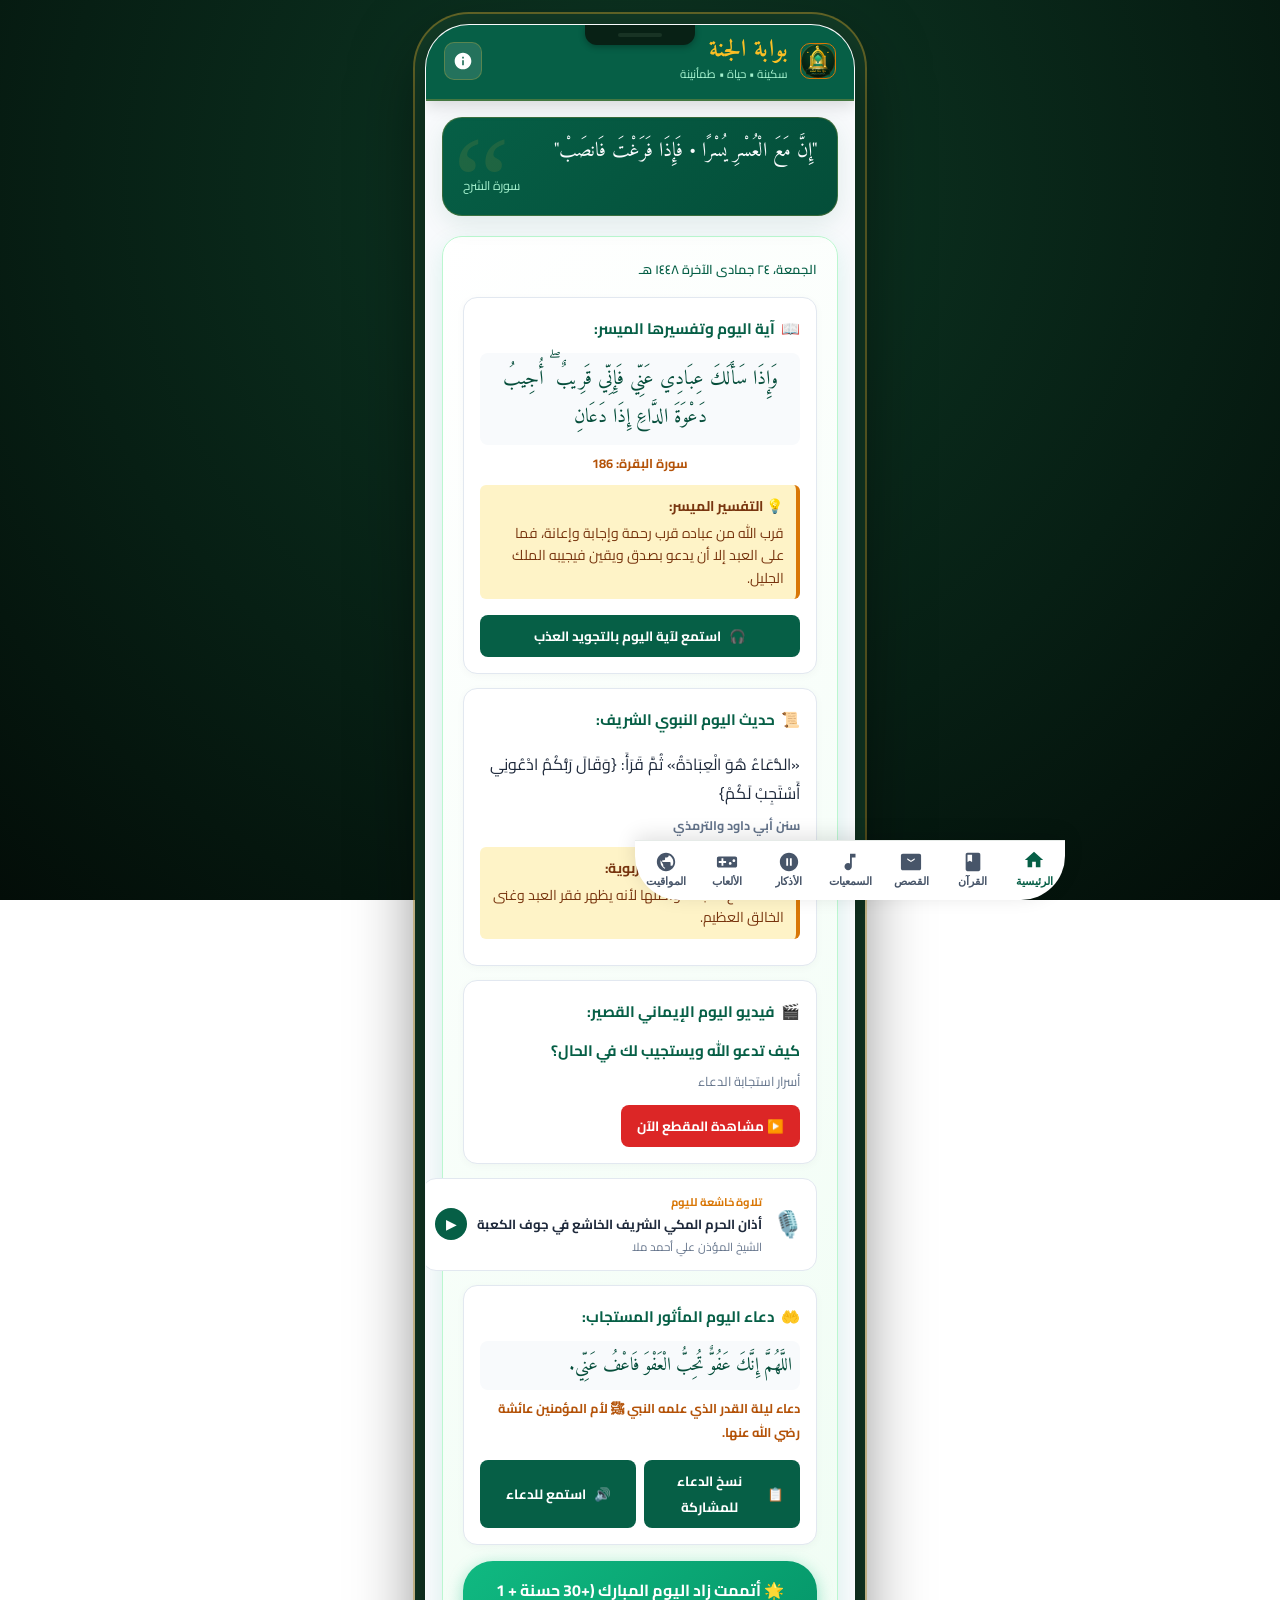
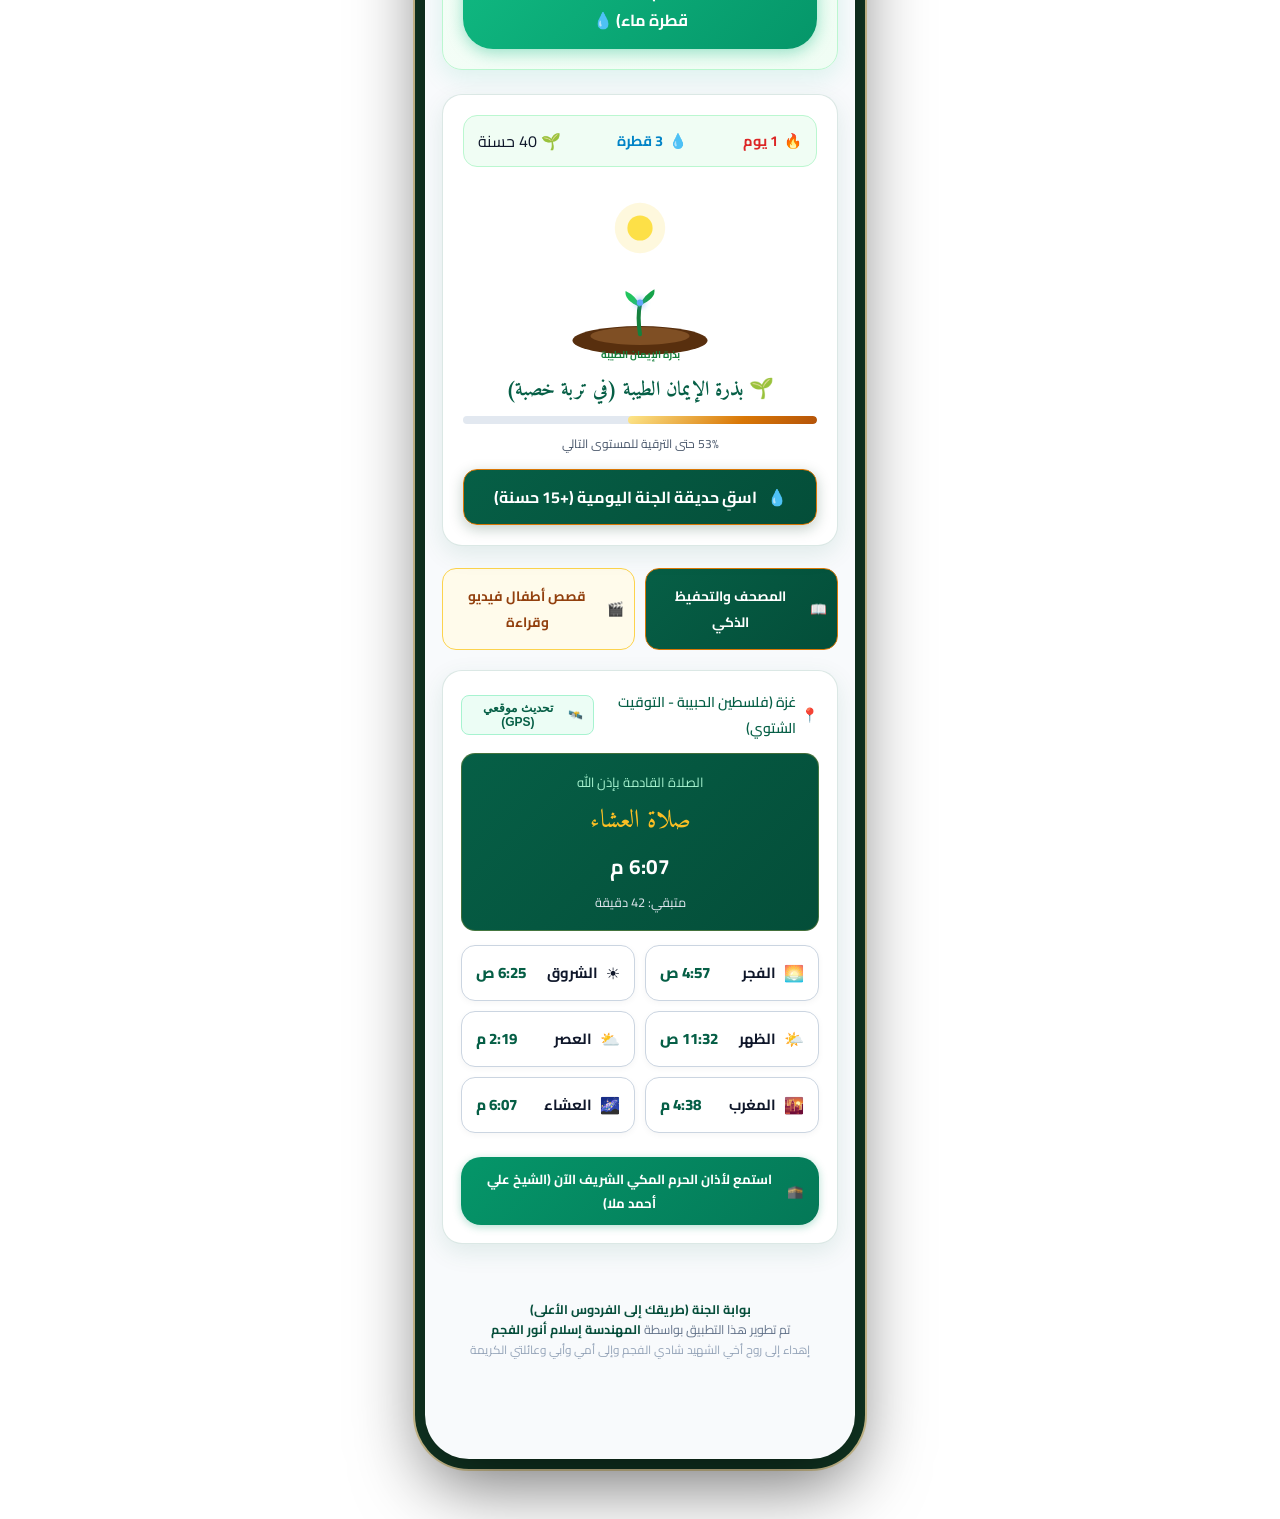
<file: index.html>
<!DOCTYPE html>
<html lang="ar" dir="rtl">
<head>
  <meta charset="UTF-8">
  <meta name="viewport" content="width=device-width, initial-scale=1.0, maximum-scale=1.0, user-scalable=no, viewport-fit=cover">
  <title>بوابة الجنة | طريقك إلى الفردوس الأعلى</title>
  <meta name="description" content="تطبيق إسلامي وثقافي وترفيهي فخم - قرآن كريم، تكرار للتحفيظ، قصص أطفال فيديو وقراءة، أناشيد، ومواقيت صلاة">
  <meta name="theme-color" content="#0B3B24">
  <meta name="apple-mobile-web-app-capable" content="yes">
  <meta name="apple-mobile-web-app-status-bar-style" content="black-translucent">
  <meta name="apple-mobile-web-app-title" content="بوابة الجنة">
  <link rel="icon" type="image/svg+xml" href="./assets/icons/app-icon.svg">
  <link rel="manifest" href="./manifest.json">
  
  <!-- CSS Stylesheets -->
  <link rel="stylesheet" href="./css/style.css">
  <link rel="stylesheet" href="./css/responsive.css">
  <link rel="stylesheet" href="./css/animations.css">
</head>
<body>

  <!-- حاوية إطار شاشة الهاتف الذكي المخصص للجوال والحواسيب -->
  <div class="mobile-app-wrapper" id="app-viewport">
    <div class="mobile-phone-speaker-notch" aria-hidden="true"></div>

  <!-- ===================================================================
       الشريط العلوي (App Header)
  =================================================================== -->
  <header class="app-header">
    <div class="header-brand">
      <img src="./assets/icons/app-icon.svg" alt="شعار بوابة الجنة" class="header-logo-icon">
      <div class="header-title-group">
        <h1 id="top-bar-title">بوابة الجنة</h1>
        <span>سكينة • حياة • طمأنينة</span>
      </div>
    </div>
    <div class="header-actions">
      <button class="btn-header-icon" id="btn-header-about" title="حول التطبيق والتوثيق">
        <svg viewBox="0 0 24 24" width="20" height="20" fill="currentColor">
          <path d="M12 2C6.48 2 2 6.48 2 12s4.48 10 10 10 10-4.48 10-10S17.52 2 12 2zm1 15h-2v-6h2v6zm0-8h-2V7h2v2z"/>
        </svg>
      </button>
    </div>
  </header>

  <!-- ===================================================================
       حاوية الشاشات الرئيسية
  =================================================================== -->
  <main class="app-container">

    <!-- 1. الشاشة الرئيسية (Home Screen) -->
    <section class="app-screen active" id="screen-home">
      <!-- الاقتباس والنفحة اليومية -->
      <div class="daily-quote-card">
        <span class="quote-badge">إشراقة اليوم المباركة</span>
        <div class="quote-body" id="daily-quote-text">"أَلَا بِذِكْرِ اللَّهِ تَطْمَئِنُّ الْقُلُوبُ"</div>
        <div class="quote-source" id="daily-quote-source">سورة الرعد: 28</div>
      </div>

      <!-- نظام التحديث اليومي التلقائي (Dynamic Daily Content Feed) -->
      <div id="dynamic-daily-feed-container"></div>

      <!-- حديقة الفردوس الافتراضية (نظام التحفيز والتفاعل الإيماني اليومي) -->
      <div class="garden-hero-card">
        <div class="garden-stats-bar">
          <div class="streak-pill">
            <span>🔥</span>
            <span id="streak-count-val">1 يوم</span>
          </div>
          <div class="water-pill">
            <span>💧</span>
            <span id="water-drops-val">3 قطرات</span>
          </div>
          <div class="xp-pill">
            <span>🌱</span>
            <span id="garden-xp-val">40 حسنة</span>
          </div>
        </div>

        <div class="garden-visual-stage" id="garden-visual-stage">
          <!-- يتم حقن رسمة الشجرة التفاعلية هنا -->
        </div>

        <div class="garden-level-tag" id="garden-level-name">بذرة الإيمان الطيبة</div>
        <div class="garden-progress-wrapper">
          <div class="garden-progress-bar" id="garden-progress-bar" style="width: 30%;"></div>
        </div>
        <div class="garden-progress-label" id="garden-progress-label">اسقِ حديقتك لتنمو وتزهر في رياض الجنة</div>

        <button class="btn-water-garden" id="btn-water-garden">
          <span>💧</span>
          <span>اسقِ حديقة الجنة اليومية (+15 حسنة)</span>
        </button>

        <!-- أوسمة وشارات الإنجاز -->
        <div class="garden-badges-list" id="garden-badges-list">
          <!-- محقونة برمجياً -->
        </div>
      </div>

      <!-- روابط الوصول السريع لأقسام الصغار والقرآن -->
      <div style="display: grid; grid-template-columns: 1fr 1fr; gap: 10px; margin-bottom: 20px;">
        <button class="btn-kids-action btn-read" data-goto="quran" style="padding: 14px 10px;">
          <span>📖</span>
          <span>المصحف والتحفيظ الذكي</span>
        </button>
        <button class="btn-kids-action btn-watch" data-goto="kids_stories" style="padding: 14px 10px;">
          <span>🎬</span>
          <span>قصص أطفال فيديو وقراءة</span>
        </button>
      </div>

      <!-- بطاقة مواقيت الصلاة السريعة والعد التنازلي -->
      <div class="prayer-summary-card">
        <div class="location-bar">
          <div class="city-pill">
            <span>📍</span>
            <span id="current-city-label">مكة المكرمة</span>
          </div>
          <button class="btn-gps" id="btn-gps-location">
            <span>🛰️</span>
            <span>تحديث موقعي (GPS)</span>
          </button>
        </div>

        <div class="next-prayer-hero">
          <div class="next-prayer-title">الصلاة القادمة بإذن الله</div>
          <div class="next-prayer-name" id="next-prayer-name">صلاة الظهر</div>
          <div class="next-prayer-time" id="next-prayer-time">12:15 م</div>
          <div class="next-prayer-countdown" id="next-prayer-countdown">متبقي: ساعتان و 10 دقائق</div>
        </div>

        <div class="prayers-grid">
          <div class="prayer-grid-item">
            <div class="prayer-label-group">
              <span>🌅</span>
              <span class="prayer-name">الفجر</span>
            </div>
            <span class="prayer-time-val" id="time-fajr">04:55 ص</span>
          </div>
          <div class="prayer-grid-item">
            <div class="prayer-label-group">
              <span>☀️</span>
              <span class="prayer-name">الشروق</span>
            </div>
            <span class="prayer-time-val" id="time-sunrise">06:18 ص</span>
          </div>
          <div class="prayer-grid-item">
            <div class="prayer-label-group">
              <span>🌤️</span>
              <span class="prayer-name">الظهر</span>
            </div>
            <span class="prayer-time-val" id="time-dhuhr">12:15 م</span>
          </div>
          <div class="prayer-grid-item">
            <div class="prayer-label-group">
              <span>⛅</span>
              <span class="prayer-name">العصر</span>
            </div>
            <span class="prayer-time-val" id="time-asr">03:35 م</span>
          </div>
          <div class="prayer-grid-item">
            <div class="prayer-label-group">
              <span>🌇</span>
              <span class="prayer-name">المغرب</span>
            </div>
            <span class="prayer-time-val" id="time-maghrib">06:05 م</span>
          </div>
          <div class="prayer-grid-item">
            <div class="prayer-label-group">
              <span>🌌</span>
              <span class="prayer-name">العشاء</span>
            </div>
            <span class="prayer-time-val" id="time-isha">07:35 م</span>
          </div>
        </div>

        <div style="text-align: center; margin-top: 14px;">
          <button class="btn-play-makkah-adhan" style="width: 100%; justify-content: center; padding: 10px 16px;">
            <span>🕋</span>
            <span>استمع لأذان الحرم المكي الشريف الآن (الشيخ علي أحمد ملا)</span>
          </button>
        </div>
      </div>
    </section>

    <!-- 2. شاشة القرآن الكريم الشامل والتحفيظ الذكي -->
    <section class="app-screen" id="screen-quran">
      <div class="quran-header-bar">
        <input type="text" id="quran-search-input" class="quran-search-input" placeholder="🔍 ابحث عن سورة بالاسم أو الرقم...">
      </div>

      <!-- بطاقة ميزة تكرار التحفيظ للأطفال والكبار -->
      <div style="background: #FEFCE8; border: 1.5px solid #FDE047; border-radius: var(--radius-md); padding: 12px 14px; margin-bottom: 14px; display: flex; align-items: center; gap: 10px;">
        <span style="font-size: 1.8rem;">🔁</span>
        <div>
          <div style="font-weight: bold; color: #854D0E; font-size: 0.95rem;">ميزة التحفيظ الذكي والتكرار</div>
          <div style="font-size: 0.78rem; color: #713F12;">اختر أي سورة واضغط على (حَفِّظْ) لتكرار الآيات مع ترديد الأطفال بصوت الشيخ الحصري!</div>
        </div>
      </div>

      <div id="quran-surahs-list">
        <!-- محقونة برمجياً -->
      </div>
    </section>

    <!-- 3. شاشة قصص الأطفال الدينية والتربوية (فيديو وقراءة) -->
    <section class="app-screen" id="screen-kids_stories">
      <div style="background: var(--emerald-gradient); color: #FFF; border-radius: var(--radius-md); padding: 16px; margin-bottom: 16px; border: 1.5px solid var(--gold-primary);">
        <h3 style="font-family: 'Amiri', serif; font-size: 1.4rem; color: var(--gold-light); margin-bottom: 4px;">مسرح وقصص براعم الجنة 🌟</h3>
        <p style="font-size: 0.85rem; color: #A7F3D0; line-height: 1.5;">مكتبة ساحرة من قصص بر الأم، عظمة الصلاة، ومواقف الأنبياء معروضة بالقراءة التفاعلية والفيديو الممتع!</p>
      </div>

      <div class="kids-stories-cards-grid" id="kids-stories-cards-grid">
        <!-- محقونة برمجياً -->
      </div>
    </section>

    <!-- 4. شاشة السمعيات الإيمانية والمكتبة الصوتية الشاملة -->
    <section class="app-screen" id="screen-audio">
      <!-- شريط البحث في السمعيات والأناشيد -->
      <div style="margin-bottom: 12px;">
        <input type="text" id="audio-search-input" placeholder="🔍 ابحث في السمعيات والأناشيد (سورة النبأ، العفاسي، الأذان، طلع البدر...)" style="width: 100%; padding: 11px 16px; border: 1.5px solid #CBD5E1; border-radius: var(--radius-md); font-family: 'Cairo', sans-serif; font-size: 0.9rem; background: #FFF; outline: none; box-shadow: 0 2px 6px rgba(0,0,0,0.04); transition: border-color 0.2s;" />
      </div>

      <!-- أزرار التصنيف العلمي للسمعيات والأناشيد -->
      <div class="audio-filter-scroll-bar" id="audio-filter-bar">
        <button class="audio-filter-chip active" data-category="all">🌟 الكل (عرض شامل)</button>
        <button class="audio-filter-chip" data-category="quran_alafasy">📖 تلاوات العفاسي (جزء عم)</button>
        <button class="audio-filter-chip" data-category="quran_imams">🕌 أئمة الحرم الشريف</button>
        <button class="audio-filter-chip" data-category="adhan">🕋 أذان الحرم المكي</button>
        <button class="audio-filter-chip" data-category="kids_quran">👶 المصحف المعلم للأطفال</button>
        <button class="audio-filter-chip" data-category="ruqyah">🌿 الرقية والتحصين</button>
        <button class="audio-filter-chip" data-category="nasheed_kids">🎈 أناشيد الأطفال الهادفة</button>
        <button class="audio-filter-chip" data-category="nasheed_adults">✨ أناشيد وقصائد الكبار</button>
        <button class="audio-filter-chip" data-category="nasheed_rhythm">🥁 أناشيد إسلامية بإيقاع</button>
      </div>

      <div style="background: #FFFBEB; border: 1px solid #FDE68A; border-radius: var(--radius-md); padding: 12px 14px; margin-bottom: 14px;">
        <span style="font-weight: bold; color: #92400E; font-size: 0.9rem;">🎙️ المكتبة الصوتية الإيمانية والأناشيد الهادفة</span>
        <p style="font-size: 0.78rem; color: #78350F; margin-top: 2px;">تلاوات الشيخ مشاري العفاسي، أذان الحرم المكي الشريف، المصحف المعلم للبراعم، ورقية شرعية، إضافة إلى أناشيد هادفة بدون إيقاع.</p>
      </div>

      <div class="audio-tracks-list" id="audio-tracks-list">
        <!-- محقونة برمجياً -->
      </div>
    </section>

    <!-- 5. شاشة الأذكار وحصن المسلم والرقية -->
    <section class="app-screen" id="screen-dhikr">
      <!-- المسبحة الإلكترونية الذكية -->
      <div class="tasbeeh-card">
        <select class="tasbeeh-phrase-select" id="tasbeeh-phrase-select">
          <option value="سبحان الله وبحمده">سُبْحَانَ اللَّهِ وَبِحَمْدِهِ</option>
          <option value="الحمد لله">الْحَمْدُ لِلَّهِ</option>
          <option value="لا إله إلا الله">لَا إِلَهَ إِلَّا اللَّهُ</option>
          <option value="الله أكبر">اللَّهُ أَكْبَرُ</option>
          <option value="أستغفر الله وأتوب إليه">أَسْتَغْفِرُ اللَّهَ وَأَتُوبُ إِلَيْهِ</option>
          <option value="اللهم صل وسلم على نبينا محمد">اللَّهُمَّ صَلِّ وَسَلِّمْ عَلَى نَبِيِّنَا مُحَمَّدٍ</option>
          <option value="لا حول ولا قوة إلا بالله">لَا حَوْلَ وَلَا قُوَّةَ إِلَّا بِاللَّهِ</option>
        </select>

        <button class="tasbeeh-ring-btn" id="tasbeeh-click-btn">
          <span class="tasbeeh-val" id="tasbeeh-display-val">0</span>
          <span class="tasbeeh-label">اضغط للتسبيح</span>
        </button>

        <div class="tasbeeh-controls">
          <button class="btn-reset-tasbeeh" id="btn-reset-tasbeeh">تصفير العداد</button>
          <div class="tasbeeh-total-text">مجموع التسبيحات: <strong id="tasbeeh-total-val">0</strong></div>
        </div>
      </div>

      <!-- فئات الأذكار والرقية الشرعية -->
      <div class="dhikr-tabs-nav" id="dhikr-tabs-nav">
        <!-- محقونة برمجياً -->
      </div>

      <div class="dhikr-items-list" id="dhikr-items-list">
        <!-- محقونة برمجياً -->
      </div>
    </section>

    <!-- 6. شاشة الألعاب والتحديات الإيمانية الهادفة والممتعة -->
    <section class="app-screen" id="screen-games">
      <!-- لعبة ومسابقات قصص الأنبياء الكرام (Prophets Quest) -->
      <div id="prophets-quest-container"></div>

      <!-- لعبة تركيب وترتيب الآيات والسور المباركة (الجديدة كلياً) -->
      <div class="ayah-puzzle-card" id="ayah-puzzle-game-area">
        <div class="puzzle-header-row">
          <div class="puzzle-title-wrap">
            <h3 id="puzzle-surah-title">🧩 رتّب آيات القرآن الكريم</h3>
            <span class="puzzle-level-badge" id="puzzle-surah-badge">سورة الكوثر • 3 آيات</span>
          </div>
          <span id="puzzle-verse-progress" style="font-size: 0.82rem; font-weight: bold; color: #047857;">الآية 1 من 3</span>
        </div>

        <div class="puzzle-selector-box">
          <label style="font-size: 0.82rem; font-weight: bold; color: #334155; display: block; margin-bottom: 5px;">اختر السورة الكريمة للتركيب والحفظ الممتع:</label>
          <select class="puzzle-select" id="puzzle-level-select"></select>
        </div>

        <p style="font-size: 0.85rem; color: #475569; margin-bottom: 10px; text-align: center;">انقر على الكلمات بالترتيب الصحيح لتركيب الآية الكريمة ونيل الحسنات:</p>

        <!-- خانات ترتيب كلمات الآية -->
        <div class="ayah-slots-container" id="puzzle-slots-container"></div>

        <!-- بنك الكلمات المبعثرة -->
        <div class="ayah-words-bank" id="puzzle-words-bank"></div>

        <div class="puzzle-feedback-hint" id="puzzle-feedback-hint"></div>

        <!-- لافتة الانتصار عند إتمام السورة -->
        <div class="puzzle-victory-banner" id="puzzle-victory-banner" style="display: none;">
          <h4 style="color: #064E3B; margin: 0 0 6px; font-size: 1.15rem;">مبارك يا بطل القرآن الكريم! 🎉🌟</h4>
          <p style="font-size: 0.88rem; color: #047857; margin: 0 0 10px;">أتممت تركيب السورة المباركة بنجاح تام! +50 حسنة و+2 قطرات ماء لحديقة إيمانك 💧🌿</p>
          <div class="puzzle-actions-row">
            <button class="btn-game-action" id="btn-listen-puzzle-surah" style="background: #064E3B; color: #FFF;">استمع للتلاوة 🔊</button>
            <button class="btn-game-action" id="btn-next-puzzle-level" style="background: var(--gold-gradient); color: #062215;">السورة التالية ⬅️</button>
          </div>
        </div>

        <div style="display: flex; justify-content: flex-end; margin-top: 10px;">
          <button class="btn-reset-tasbeeh" id="btn-restart-puzzle" style="font-size: 0.78rem; padding: 4px 12px; background: #F1F5F9; color: #475569; border: 1px solid #CBD5E1;">إعادة السورة 🔄</button>
        </div>
      </div>

      <!-- لعبة بطاقات الجنة السحرية (Memory Match Game) -->
      <div class="memory-game-card">
        <div class="game-card-header">
          <div class="game-title">لعبة بطاقات الجنة السحرية 🎴</div>
          <button class="btn-reset-tasbeeh" id="btn-restart-memory" style="background: var(--gold-gradient); color: #062215;">لعبة جديدة 🔄</button>
        </div>
        <p style="font-size: 0.8rem; color: var(--text-muted); margin-bottom: 10px;">طابق أزواج الرموز الإيمانية بأقل عدد حركات لكسب ماء الحديقة والحسنات:</p>
        
        <div class="memory-stats-bar">
          <div>الحركات: <span id="memory-moves-val" style="color: var(--primary-emerald);">0</span></div>
          <div>التطابق: <span id="memory-matches-val" style="color: var(--gold-primary);">0/8</span></div>
          <div>الوقت: <span id="memory-timer-val" style="color: #0284C7;">00:00</span></div>
        </div>

        <div class="memory-board-grid" id="memory-board-grid"></div>

        <div class="memory-victory-modal" id="memory-victory-modal" style="display: none;">
          <h3 style="color: #166534; margin-bottom: 6px;">مبارك يا بطل! انتصار رائع 🏆✨</h3>
          <p style="font-size: 0.9rem; margin-bottom: 10px;">أتممت اللعبة في <strong id="victory-moves-val"></strong> واستغرقت <strong id="victory-time-val"></strong></p>
          <div style="font-weight: bold; color: var(--gold-primary);">نلت +30 حسنة وقطرة ماء إضافية لحديقتك! 💧🌱</div>
        </div>
      </div>

      <!-- تحدي بوابة الجنة الثقافي -->
      <div class="quiz-game-card">
        <div class="game-card-header">
          <div class="game-title">مسابقة فرسان الجنة الثقافية ⚔️</div>
          <span class="quiz-progress-badge" id="quiz-progress-text">السؤال 1 من 8</span>
        </div>

        <div id="quiz-active-area">
          <div class="quiz-question-title" id="quiz-question-title">جارٍ تحميل السؤال...</div>
          <div class="quiz-options-list" id="quiz-options-list"></div>
          <div class="quiz-feedback-box" id="quiz-feedback-box" style="display: none;"></div>
          <button class="btn-game-action" id="btn-next-question" style="display: none;">السؤال التالي ⬅️</button>
        </div>

        <div id="quiz-summary-area" style="display: none; text-align: center; padding: 20px 0;">
          <h3 style="color: var(--primary-emerald); margin-bottom: 8px;">مبارك! أتممت التحدي بنجاح 🏆</h3>
          <p style="font-size: 1.1rem; margin-bottom: 14px;">نتيجتك: <strong id="quiz-final-score">8 من 8</strong></p>
          <button class="btn-game-action" id="btn-restart-quiz">خوض التحدي من جديد 🔄</button>
        </div>
      </div>

      <!-- لغز اليوم -->
      <div class="riddle-game-card">
        <div class="game-card-header">
          <div class="game-title">لغز وفكرة اليوم 💡</div>
        </div>
        <p id="riddle-title" style="font-size: 1rem; font-weight: 600; line-height: 1.6; margin-bottom: 10px;"></p>
        <div id="riddle-hint-text" style="font-size: 0.8rem; color: var(--text-muted); margin-bottom: 12px;"></div>
        <div id="riddle-answer-box" style="display: none; background: #ECFDF5; border: 1px solid #A7F3D0; color: #065F46; padding: 12px; border-radius: 8px; font-weight: bold; margin-bottom: 12px;"></div>
        <div style="display: flex; gap: 10px;">
          <button class="btn-game-action" id="btn-reveal-riddle">اكشف الإجابة 🔍</button>
          <button class="btn-game-action" id="btn-next-riddle" style="background: #FFF; color: var(--primary-emerald); border-color: #CBD5E1;">لغز آخر 🎲</button>
        </div>
      </div>

      <!-- لعبة ترتيب كلمات الحديث الشريف -->
      <div class="word-game-card">
        <div class="game-card-header">
          <div class="game-title">رتّب الحديث النبوي الشريف 📜</div>
        </div>
        <p style="font-size: 0.85rem; color: var(--text-muted);">انقر على الكلمات بالترتيب الصحيح لتكوين الحديث النبوي الشريف:</p>
        <div class="word-arranged-container" id="word-arranged-container"></div>
        <div class="word-pool-container" id="word-pool-container"></div>
        <div class="word-game-result" id="word-game-result" style="display: none;"></div>
        <div style="display: flex; gap: 10px; margin-top: 10px;">
          <button class="btn-game-action" id="btn-check-word-arrange">تحقق من الترتيب ✨</button>
          <button class="btn-game-action" id="btn-reset-word-arrange" style="background: #FEE2E2; color: #DC2626; border-color: #FCA5A5;">إعادة 🔄</button>
        </div>
      </div>
    </section>

    <!-- 7. شاشة أدوات المسلم والمواقيت والقبلة الحية -->
    <section class="app-screen" id="screen-tools">
      
      <!-- أدوات المسلم الذكية اليومية - أيقونات بارزة وواضحة جداً -->
      <div style="background: #FFFFFF; border-radius: var(--radius-lg); padding: 18px; margin-bottom: 16px; border: 1.5px solid #E2E8F0; box-shadow: 0 4px 15px rgba(0,0,0,0.05);">
        <h3 style="font-family: 'Amiri', serif; color: var(--primary-emerald); font-size: 1.35rem; margin-bottom: 12px; display: flex; align-items: center; gap: 8px;">
          <span>🧰</span>
          <span>أدوات المسلم اليومية المتكاملة</span>
        </h3>

        <div class="muslim-tools-grid">
          <div class="muslim-tool-card" onclick="RawhPrayerTimes.toggleMakkahAdhan()">
            <div class="muslim-tool-icon-wrapper" style="background: #ECFDF5; color: #065F46; border-color: #A7F3D0;">🕋</div>
            <div class="muslim-tool-title">صوت الأذان</div>
            <div class="muslim-tool-desc">تشغيل/إيقاف أذان الحرم المكي</div>
          </div>

          <div class="muslim-tool-card" onclick="RawhVoiceAzkar.triggerNextDhikr(true)">
            <div class="muslim-tool-icon-wrapper" style="background: #FEF3C7; color: #B45309; border-color: #FCD34D;">🔊</div>
            <div class="muslim-tool-title">ذكر صوتي</div>
            <div class="muslim-tool-desc">تسميع ذكر صوتي مباشر</div>
          </div>

          <div class="muslim-tool-card" data-goto="quran">
            <div class="muslim-tool-icon-wrapper" style="background: #EFF6FF; color: #1D4ED8; border-color: #BFDBFE;">📖</div>
            <div class="muslim-tool-title">المصحف الشريف</div>
            <div class="muslim-tool-desc">تلاوة وتفسير الآيات</div>
          </div>

          <div class="muslim-tool-card" data-goto="dhikr">
            <div class="muslim-tool-icon-wrapper" style="background: #FDF2F8; color: #BE185D; border-color: #FBCFE8;">📿</div>
            <div class="muslim-tool-title">المسبحة والحصن</div>
            <div class="muslim-tool-desc">أذكار الصباح والمساء</div>
          </div>
        </div>
      </div>

      <!-- بطاقة التحكم المباشر بالأذان وصوت الحرم المكي -->
      <div class="adhan-live-control-card">
        <div class="adhan-control-header">
          <div class="adhan-control-title">
            <span>🕋</span>
            <span>الأذان التلقائي لمواقيت الصلاة</span>
          </div>
          <label style="display: inline-flex; align-items: center; gap: 8px; font-weight: bold; font-size: 0.9rem; color: #065F46;">
            <span>تشغيل</span>
            <input type="checkbox" id="master-adhan-audio-toggle" class="prayer-notif-switch" checked>
          </label>
        </div>
        <p style="font-size: 0.85rem; color: #475569; margin-bottom: 12px; line-height: 1.6;">
          يرفع التطبيق أذان الحرم المكي الشريف بصوت الشيخ علي أحمد ملا تلقائياً عند دخول وقت كل صلاة، ويمكنك التحكم به في أي لحظة.
        </p>
        <button class="btn-play-makkah-adhan" style="width: 100%; justify-content: center; padding: 12px; font-size: 0.95rem;">
          <span>🕋</span>
          <span>استمع لأذان الحرم المكي الشريف الآن (الشيخ علي أحمد ملا)</span>
        </button>
      </div>

      <!-- بطاقة الأذكار الصوتية التلقائية الناطقة -->
      <div style="background: #FFFFFF; border-radius: var(--radius-lg); padding: 18px; margin-bottom: 18px; border: 2px solid #F59E0B; box-shadow: 0 4px 15px rgba(245, 158, 11, 0.08);">
        <div style="display: flex; justify-content: space-between; align-items: center; margin-bottom: 10px;">
          <h4 style="color: #B45309; font-size: 1rem; font-weight: bold; display: flex; align-items: center; gap: 8px;">
            <span>🎙️</span>
            <span>الأذكار الصوتية التلقائية الناطقة</span>
          </h4>
          <label style="display: inline-flex; align-items: center; gap: 6px; font-weight: bold; font-size: 0.9rem; color: #B45309;">
            <span>مفعّلة</span>
            <input type="checkbox" id="toggle-auto-voice-azkar" class="prayer-notif-switch" checked>
          </label>
        </div>
        <p style="font-size: 0.84rem; color: #475569; line-height: 1.6; margin-bottom: 12px;">
          تذكير صوتي هادئ يتردد في الخلفية بتسبيحة أو استغفار أو صلاة على النبي ﷺ لتعطير لسانك بذكر الله.
        </p>
        <div style="display: flex; gap: 10px; align-items: center; margin-bottom: 12px;">
          <span style="font-size: 0.85rem; font-weight: bold; color: #0F172A;">تكرار كل:</span>
          <select id="voice-azkar-interval-select" style="padding: 6px 12px; border-radius: 8px; border: 1.5px solid #CBD5E1; font-family: 'Cairo', sans-serif; font-size: 0.88rem; font-weight: bold; background: #FFF;">
            <option value="15">كل 15 دقيقة</option>
            <option value="20" selected>كل 20 دقيقة</option>
            <option value="30">كل 30 دقيقة</option>
            <option value="60">كل ساعة</option>
          </select>
          <button id="btn-play-voice-azkar-now" style="flex-grow: 1; background: #065F46; color: #FFF; border: none; border-radius: 8px; padding: 8px 12px; font-family: 'Cairo', sans-serif; font-weight: bold; font-size: 0.85rem; cursor: pointer;">
            <span>🔊</span> <span>تسميع ذكر صوتي الآن</span>
          </button>
        </div>
      </div>

      <!-- اختيار المدينة وتحديد الموقع -->
      <div class="prayer-summary-card">
        <div class="location-bar">
          <span style="font-weight: bold; color: var(--primary-emerald);">تحديد موقعك لمواقيت دقيقة:</span>
        </div>
        <select id="city-selector" style="width: 100%; padding: 10px; border-radius: 8px; border: 1.5px solid #CBD5E1; margin-bottom: 10px; font-family: 'Cairo', sans-serif; font-weight: bold;">
          <option value="غزة (فلسطين الحبيبة - التوقيت الشتوي)" selected>🇵🇸 غزة (فلسطين الحبيبة - التوقيت الشتوي)</option>
          <option value="القدس الشريف">القدس الشريف</option>
          <option value="مكة المكرمة (أم القرى)">مكة المكرمة (أم القرى)</option>
          <option value="المدينة المنورة">المدينة المنورة</option>
          <option value="القاهرة">القاهرة</option>
          <option value="الرياض">الرياض</option>
          <option value="دبي">دبي</option>
          <option value="عَمّان">عَمّان</option>
          <option value="بغداد">بغداد</option>
          <option value="إسطنبول">إسطنبول</option>
          <option value="الرباط">الرباط</option>
        </select>
        <div id="location-status-text" style="font-size: 0.78rem; color: var(--text-muted); margin-bottom: 14px;"></div>

        <h4 style="color: var(--primary-emerald); margin: 14px 0 8px; font-size: 0.95rem;">التحكم بتنبيهات الأذان لكل صلاة:</h4>
        <div style="display: flex; flex-direction: column; gap: 8px;">
          <label style="display: flex; justify-content: space-between; align-items: center; background: #FFFFFF; border: 1px solid #E2E8F0; padding: 10px 14px; border-radius: 8px; font-size: 0.9rem; font-weight: bold; color: #0F172A;">
            <span>أذان الفجر</span>
            <input type="checkbox" id="notif-fajr" class="prayer-notif-switch" checked>
          </label>
          <label style="display: flex; justify-content: space-between; align-items: center; background: #FFFFFF; border: 1px solid #E2E8F0; padding: 10px 14px; border-radius: 8px; font-size: 0.9rem; font-weight: bold; color: #0F172A;">
            <span>أذان الظهر</span>
            <input type="checkbox" id="notif-dhuhr" class="prayer-notif-switch" checked>
          </label>
          <label style="display: flex; justify-content: space-between; align-items: center; background: #FFFFFF; border: 1px solid #E2E8F0; padding: 10px 14px; border-radius: 8px; font-size: 0.9rem; font-weight: bold; color: #0F172A;">
            <span>أذان العصر</span>
            <input type="checkbox" id="notif-asr" class="prayer-notif-switch" checked>
          </label>
          <label style="display: flex; justify-content: space-between; align-items: center; background: #FFFFFF; border: 1px solid #E2E8F0; padding: 10px 14px; border-radius: 8px; font-size: 0.9rem; font-weight: bold; color: #0F172A;">
            <span>أذان المغرب</span>
            <input type="checkbox" id="notif-maghrib" class="prayer-notif-switch" checked>
          </label>
          <label style="display: flex; justify-content: space-between; align-items: center; background: #FFFFFF; border: 1px solid #E2E8F0; padding: 10px 14px; border-radius: 8px; font-size: 0.9rem; font-weight: bold; color: #0F172A;">
            <span>أذان العشاء</span>
            <input type="checkbox" id="notif-isha" class="prayer-notif-switch" checked>
          </label>
        </div>
      </div>

      <!-- بوصلة القبلة التفاعلية الحية -->
      <div class="qibla-card">
        <h3 style="font-family: 'Amiri', serif; color: var(--primary-emerald); font-size: 1.5rem;">بوصلة القبلة التفاعلية الحية</h3>
        <p style="font-size: 0.8rem; color: var(--text-muted); margin-bottom: 10px;">وجّه هاتفك نحو الكعبة المشرفة في مكة المكرمة</p>
        
        <button id="btn-qibla-permission" style="display: none; background: var(--gold-primary); color: #062215; border: none; padding: 6px 14px; border-radius: 20px; font-weight: bold; margin-bottom: 10px; cursor: pointer;">
          تفعيل حساس الحركة في الهاتف 🧭
        </button>

        <div class="compass-container" id="compass-container">
          <div class="compass-disc" id="compass-disc">
            <span class="compass-marker marker-n">ش</span>
            <span class="compass-marker marker-s">ج</span>
            <span class="compass-marker marker-e">ق</span>
            <span class="compass-marker marker-w">غ</span>
          </div>
          <div class="kaaba-needle" id="kaaba-needle">
            <span class="kaaba-icon-pointer">🕋</span>
          </div>
          <div class="compass-center-pivot"></div>
        </div>

        <div class="qibla-angle-badge">زاوية القبلة: <span id="qibla-angle-val">0°</span></div>
        <div class="qibla-status-desc" id="qibla-status-desc">جارٍ موازنة الحساسات...</div>

        <!-- شريط تحريك تجريبي للأجهزة التي لا تملك حساس جيروسكوب -->
        <div style="margin-top: 16px; padding: 10px; background: #F8FAFC; border-radius: 8px;">
          <div style="font-size: 0.75rem; color: var(--text-muted); margin-bottom: 4px;">تجربة تدوير الهاتف يدوياً (للاختبار والمحاكاة):</div>
          <input type="range" id="qibla-manual-slider" min="0" max="360" value="0" style="width: 100%; accent-color: var(--primary-emerald);">
        </div>
      </div>
    </section>

    <!-- 8. شاشة حول التطبيق والتوثيق الحصري الصارم -->
    <section class="app-screen" id="screen-about">
      <div class="about-hero-card">
        <img src="./assets/icons/app-icon-circular.png" alt="بوابة الجنة" class="about-app-logo" style="border-radius: 50%; box-shadow: 0 6px 20px rgba(0,0,0,0.15); border: 2px solid #D4AF37;">
        <h2 class="about-title">تطبيق بوابة الجنة</h2>
        <div class="about-version">الإصدار 3.0.0 الماسي (النسخة الذهبية المعتمدة للمتاجر)</div>

        <!-- إهداء مؤثر وخالد إلى روح الشهيد والعائلة الكريمة -->
        <div class="memorial-dedication-card">
          <div class="memorial-dedication-header">
            <span>🕊️</span>
            <span>إهداء خالد إلى روح طاهرة</span>
            <span>🕊️</span>
          </div>
          <div class="memorial-dedication-text">
            "إهداء إلى روح أخي الشهيد شادي الفجم وإلى أمي وأبي وعائلتي الكريمة"
          </div>
          <div class="memorial-dedication-prayer">
            اللهم اجعل هذا العمل صدقة جارية ونوراً في قبره، واجزه خير الجزاء واجمعه مع النبيين والصديقين والشهداء في الفردوس الأعلى، واحفظ والديّ وأهلي بحفظك الجميل.
          </div>
        </div>

        <!-- التوثيق الرسمي الثابت والمعتمد -->
        <div class="official-author-badge">
          <div style="font-size: 0.8rem; font-weight: bold; color: #92400E; margin-bottom: 4px;">التوثيق البرمجي والحقوق الحصرية المعتمدة</div>
          <p class="official-author-text">
            تم تطوير هذا التطبيق بواسطة <span class="official-author-name">المهندسة إسلام أنور الفجم</span>
          </p>
        </div>

        <!-- زر التواصل المهني المباشر عبر LinkedIn -->
        <div style="text-align: center; margin: 12px 0 16px;">
          <a href="https://www.linkedin.com/in/eslam-alfajem" target="_blank" rel="noopener noreferrer" class="btn-linkedin-profile">
            <svg viewBox="0 0 24 24"><path d="M19 3a2 2 0 0 1 2 2v14a2 2 0 0 1-2 2H5a2 2 0 0 1-2-2V5a2 2 0 0 1 2-2h14m-.5 15.5v-5.3a3.26 3.26 0 0 0-3.26-3.26c-.85 0-1.84.52-2.28 1.3v-1.11h-2.79v8.37h2.79v-4.93c0-.77.62-1.4 1.39-1.4a1.4 1.4 0 0 1 1.4 1.4v4.93h2.75M6.88 8.56a1.68 1.68 0 0 0 1.68-1.68c0-.93-.75-1.69-1.68-1.69a1.69 1.69 0 0 0-1.69 1.69c0 .93.76 1.68 1.69 1.68m1.39 9.94v-8.37H5.5v8.37h2.77z"/></svg>
            <span>تواصل مع المهندسة إسلام أنور الفجم عبر LinkedIn ↗</span>
          </a>
        </div>

        <p style="font-size: 0.9rem; line-height: 1.7; color: var(--text-dark); margin: 16px 0;">
          تطبيق "بوابة الجنة" صُمّم بعناية فائقة ليكون دليلك ورفيقك اليومي نحو الفردوس الأعلى، جامعاً بين القرآن الكريم وتكرار التحفيظ للأطفال، قصص بر الوالدين والصلاة، الألعاب والتحديات الإيمانية التفاعلية النافعة، والسكينة الإيمانية.
        </p>

        <!-- سياسة الخصوصية وحماية الملفات - موجزة ومقروءة -->
        <div class="privacy-notice-box" style="background: #FFFFFF; border: 2px solid #059669; border-radius: 14px; padding: 18px; margin-top: 18px; text-align: right; box-shadow: 0 4px 14px rgba(6, 95, 70, 0.08);">
          <h4 style="color: #065F46; font-size: 1.05rem; font-weight: bold; margin-bottom: 8px;">🛡️ الخصوصية التامة وحماية البيانات:</h4>
          <p style="font-size: 0.92rem; color: #0F172A; line-height: 1.8; margin: 0; font-weight: 600;">
            • <strong>تشغيل بدون إنترنت:</strong> التطبيق يعمل محلياً 100% دون اتصال.<br>
            • <strong>أمان تام:</strong> لا نجمع أو نشارك أي بيانات شخصية للمستخدم نهائياً.<br>
            • <strong>حفظ محلي:</strong> جميع التسبيحات وإنجازاتك تُحفظ داخل ذاكرة هاتفك فقط.
          </p>
        </div>
      </div>
    </section>

  </main>

  <!-- ===================================================================
       المشغل الصوتي المصغر (Mini Floating Audio Player)
  =================================================================== -->
  <div class="mini-player" id="mini-player">
    <div class="mini-progress-bar">
      <div class="mini-progress-fill" id="mini-progress-fill"></div>
    </div>
    <div class="mini-player-left">
      <div class="mini-track-icon">
        <svg viewBox="0 0 24 24" width="20" height="20" fill="currentColor">
          <path d="M12 3v10.55c-.59-.34-1.27-.55-2-.55-2.21 0-4 1.79-4 4s1.79 4 4 4 4-1.79 4-4V7h4V3h-6z"/>
        </svg>
      </div>
      <div class="mini-track-meta">
        <div class="mini-track-title" id="mini-track-title">تلاوة خاشعة</div>
        <div class="mini-track-artist" id="mini-track-artist">مشاري العفاسي</div>
      </div>
    </div>
    <div class="mini-player-controls">
      <button class="btn-mini-play" id="mini-play-btn" title="تشغيل / إيقاف">
        <svg viewBox="0 0 24 24" width="20" height="20" fill="currentColor">
          <path id="mini-play-icon" d="M8 5v14l11-7z"/>
        </svg>
      </button>
    </div>
  </div>

  <!-- ===================================================================
       مشغل الصوت الكامل (Full Screen Modal Player)
  =================================================================== -->
  <div class="full-player-modal" id="full-player-modal">
    <div class="player-modal-top">
      <button class="btn-modal-close" id="player-modal-close">✕</button>
      <span style="font-weight: 600; font-size: 0.9rem; color: var(--gold-light);">مشغل بوابة الجنة الصوتي</span>
      <div style="width: 40px;"></div>
    </div>

    <div class="player-modal-center">
      <div class="player-vinyl-disc" id="player-vinyl-disc">
        <div class="disc-inner-artwork" style="font-size: 1rem; text-align: center; line-height: 1.2;">بوابة<br>الجنة</div>
      </div>
      <span class="full-track-category" id="full-track-category">تلاوات خاشعة</span>
      <h2 class="full-track-title" id="full-track-title">سورة الفاتحة وآية الكرسي</h2>
      <div class="full-track-artist" id="full-track-artist">الشيخ مشاري راشد العفاسي</div>
    </div>

    <div class="player-modal-bottom">
      <div class="player-slider-row">
        <input type="range" class="player-progress-input" id="player-progress" min="0" max="100" value="0">
        <div class="player-time-labels">
          <span id="player-current-time">00:00</span>
          <span id="player-total-time">00:00</span>
        </div>
      </div>

      <div class="player-controls-row">
        <button class="btn-player-action" id="player-prev-btn" title="السابق">
          <svg viewBox="0 0 24 24" width="28" height="28" fill="currentColor">
            <path d="M6 6h2v12H6zm3.5 6l8.5 6V6z"/>
          </svg>
        </button>
        <button class="btn-full-play" id="full-play-btn" title="تشغيل / إيقاف">
          <svg viewBox="0 0 24 24" width="32" height="32" fill="currentColor">
            <path id="full-play-icon" d="M8 5v14l11-7z"/>
          </svg>
        </button>
        <button class="btn-player-action" id="player-next-btn" title="التالي">
          <svg viewBox="0 0 24 24" width="28" height="28" fill="currentColor">
            <path d="M6 18l8.5-6L6 6v12zM16 6v12h2V6h-2z"/>
          </svg>
        </button>
      </div>

      <div class="player-options-row">
        <button class="btn-player-opt" id="player-loop-btn" title="تكرار المقطع">تكرار 🔁</button>
        <button class="btn-player-opt" id="player-speed-btn" title="سرعة التشغيل">1.0x</button>
        <button class="btn-player-opt" id="player-sleep-btn" title="مؤقت النوم لإيقاف الصوت تلقائياً">مؤقت ⏱️</button>
      </div>
    </div>
  </div>

  <!-- ===================================================================
       نافذة المصحف الشريف وعرض الآيات المريح مع شريط تكرار التحفيظ
  =================================================================== -->
  <div class="quran-mushaf-modal" id="quran-mushaf-modal">
    <div class="mushaf-modal-header">
      <button class="btn-modal-close" id="btn-close-quran-reader">✕</button>
      <div style="text-align: center;">
        <div class="mushaf-header-title" id="mushaf-surah-title">سُورَةُ الفَاتِحَة</div>
        <div class="mushaf-header-sub" id="mushaf-surah-meta">مكية • 7 آيات</div>
      </div>
      <div style="display: flex; gap: 6px; align-items: center;">
        <button id="btn-toggle-tafsir" class="btn-tafsir-toggle">
          <span>💡</span> <span>التفسير الميسر</span>
        </button>
        <button id="btn-quran-font-plus" style="background: rgba(255,255,255,0.15); border: none; color: #FFF; width: 34px; height: 34px; border-radius: 8px; font-weight: bold; cursor: pointer;">A+</button>
        <button id="btn-quran-font-minus" style="background: rgba(255,255,255,0.15); border: none; color: #FFF; width: 34px; height: 34px; border-radius: 8px; font-weight: bold; cursor: pointer;">A-</button>
      </div>
    </div>

    <div class="mushaf-reader-body">
      <div class="mushaf-basmalah" id="mushaf-basmalah">بِسْمِ اللَّهِ الرَّحْمَٰنِ الرَّحِيمِ</div>
      <div class="mushaf-ayahs-box" id="mushaf-ayahs-box">
        <!-- محقونة برمجياً -->
      </div>
    </div>

    <!-- شريط تكرار التحفيظ للأطفال والكبار -->
    <div class="mushaf-memorize-dock">
      <div style="display: flex; justify-content: space-between; align-items: center;">
        <select id="quran-reciter-select" style="padding: 4px 8px; border-radius: 6px; border: 1px solid #CBD5E1; font-family: 'Cairo', sans-serif; font-size: 0.78rem; font-weight: bold; color: var(--primary-emerald); max-width: 65%;">
          <!-- محقونة برمجياً -->
        </select>
        <span class="quran-repeat-live-badge" id="quran-repeat-live-badge">جاهز للتحفيظ</span>
      </div>

      <div class="memorize-repeat-row">
        <span style="font-size: 0.75rem; font-weight: bold; color: var(--text-dark);">مرات التكرار:</span>
        <div class="repeat-pills-group">
          <button class="btn-repeat-pill" data-repeat="1">1x</button>
          <button class="btn-repeat-pill active" data-repeat="3">3x</button>
          <button class="btn-repeat-pill" data-repeat="5">5x</button>
          <button class="btn-repeat-pill" data-repeat="10">10x</button>
          <button class="btn-repeat-pill" data-repeat="-1">دائم ♾️</button>
        </div>
      </div>

      <button class="btn-memorize-play" id="btn-quran-memorize-play">
        <span>🔁</span>
        <span>بدء التكرار والتحفيظ الذكي</span>
      </button>

      <!-- مشغل صوتي مباشر عالي التوافق -->
      <audio id="quran-html5-audio" controls style="width: 100%; height: 38px; margin-top: 10px; border-radius: 8px; outline: none;"></audio>
    </div>
  </div>

  <!-- ===================================================================
       قارئ قصص الأطفال التفاعلي
  =================================================================== -->
  <div class="kids-reader-modal" id="kids-reader-modal">
    <div class="story-reader-header">
      <button class="btn-modal-close" id="btn-close-kids-reader">✕</button>
      <span style="color: var(--gold-light); font-weight: bold;">قصص بوابة الجنة التربوية</span>
      <div style="width: 40px;"></div>
    </div>
    <div class="kids-reader-body">
      <h2 style="font-family: 'Amiri', serif; font-size: 1.6rem; color: var(--primary-emerald);" id="kids-reader-title"></h2>
      <div style="font-size: 0.82rem; color: var(--text-muted); margin-bottom: 16px;" id="kids-reader-category"></div>
      <div id="kids-reader-body"></div>
      <div id="kids-reader-lessons"></div>
      <div id="kids-story-quiz-area"></div>
    </div>
  </div>

  <!-- ===================================================================
       مسرح القصة الكرتوني والفيديو المشوق لقصص الأطفال
  =================================================================== -->
  <div class="kids-video-modal" id="kids-video-modal">
    <div class="story-reader-header">
      <button class="btn-modal-close" id="btn-close-video-theater">✕</button>
      <span style="color: var(--gold-light); font-weight: bold;" id="kids-video-title">مسرح بوابة الجنة</span>
      <div style="width: 40px;"></div>
    </div>
    
    <div style="flex-grow: 1; overflow-y: auto; display: flex; flex-direction: column; align-items: center; padding: 16px 16px calc(20px + var(--safe-bottom));">
      <!-- أزرار تبديل نمط العرض -->
      <div class="theater-mode-tabs">
        <button class="theater-tab-btn active" id="tab-btn-interactive-stage">🎬 مسرح الكرتون التفاعلي (بدون إنترنت)</button>
        <button class="theater-tab-btn" id="tab-btn-video-stream">📺 بث الفيديو المباشر</button>
      </div>

      <!-- 1. بطاقة المسرح الكرتوني التفاعلي (جاهزة 100% وتعمل دون إنترنت) -->
      <div class="interactive-theater-card" id="theater-stage-container" style="display: block;">
        <div class="theater-scene-badge" id="theater-scene-badge">المشهد 1 من 4</div>
        <div class="theater-scene-stage" id="theater-scene-stage">
          <div class="scene-anim-char pop-in">👦🧕</div>
        </div>
        <h3 class="theater-scene-title" id="theater-scene-title">إشراقة الصباح وتقبيل يد الأم</h3>
        <p class="theater-scene-desc" id="theater-scene-desc">كان سعد يستيقظ مبكراً كل يوم، فيذهب إلى غرفة أمه يقبل رأسها ويديها بحنان ويسألها عن رضاها.</p>
        
        <div class="theater-controls-row">
          <button class="btn-scene-nav" id="btn-theater-prev-scene">السابق ◀</button>
          <button class="btn-scene-autoplay" id="btn-theater-autoplay" style="background: var(--gold-gradient); color: #062215; border: none; border-radius: var(--radius-md); padding: 8px 12px; font-weight: bold; cursor: pointer; display: inline-flex; align-items: center; gap: 4px;">
            <span>▶️</span> <span>تشغيل كفيديو</span>
          </button>
          <button class="btn-scene-narration" id="btn-theater-narration">
            <span>🎙️</span>
            <span>استمع للرواية</span>
          </button>
          <button class="btn-scene-nav" id="btn-theater-next-scene">▶ التالي</button>
        </div>
        <div id="theater-yt-link-box"></div>
      </div>

      <!-- 2. حاوية بث الفيديو المباشر (عند توفر اتصال بالإنترنت) -->
      <div id="theater-video-container" style="display: none; width: 100%; max-width: 520px;">
        <div class="kids-video-frame-container" style="margin-top: 0;">
          <iframe id="kids-video-iframe" src="" allowfullscreen allow="accelerometer; autoplay; clipboard-write; encrypted-media; gyroscope; picture-in-picture; web-share"></iframe>
        </div>
        <div id="theater-video-direct-btn" style="margin-top: 14px; text-align: center;"></div>
      </div>

      <p style="color: var(--text-muted); font-size: 0.8rem; margin-top: 14px; text-align: center;">
        🌟 مسرح بوابة الجنة لغرس القيم الإيمانية وبر الوالدين والصلاة في قلوب أحبابنا الصغار.
      </p>
    </div>
  </div>

  <!-- ===================================================================
       شريط التنقل السفلي (Bottom Navigation)
  =================================================================== -->
  <nav class="bottom-nav">
    <button class="bottom-nav-item active" data-tab="home">
      <svg viewBox="0 0 24 24"><path d="M10 20v-6h4v6h5v-8h3L12 3 2 12h3v8z"/></svg>
      <span>الرئيسية</span>
    </button>
    <button class="bottom-nav-item" data-tab="quran">
      <svg viewBox="0 0 24 24"><path d="M18 2H6c-1.1 0-2 .9-2 2v16c0 1.1.9 2 2 2h12c1.1 0 2-.9 2-2V4c0-1.1-.9-2-2-2zM6 4h5v8l-2.5-1.5L6 12V4z"/></svg>
      <span>القرآن</span>
    </button>
    <button class="bottom-nav-item" data-tab="kids_stories">
      <svg viewBox="0 0 24 24"><path d="M21 3H3c-1.1 0-2 .9-2 2v14c0 1.1.9 2 2 2h18c1.1 0 2-.9 2-2V5c0-1.1-.9-2-2-2zm-9 9l-4-2.5V8l4 2.5 4-2.5v1.5L12 12z"/></svg>
      <span>القصص</span>
    </button>
    <button class="bottom-nav-item" data-tab="audio">
      <svg viewBox="0 0 24 24"><path d="M12 3v10.55c-.59-.34-1.27-.55-2-.55-2.21 0-4 1.79-4 4s1.79 4 4 4 4-1.79 4-4V7h4V3h-6z"/></svg>
      <span>السمعيات</span>
    </button>
    <button class="bottom-nav-item" data-tab="dhikr">
      <svg viewBox="0 0 24 24"><path d="M12 2C6.48 2 2 6.48 2 12s4.48 10 10 10 10-4.48 10-10S17.52 2 12 2zm-1 14H9V8h2v8zm4 0h-2V8h2v8z"/></svg>
      <span>الأذكار</span>
    </button>
    <button class="bottom-nav-item" data-tab="games">
      <svg viewBox="0 0 24 24"><path d="M21 6H3c-1.1 0-2 .9-2 2v8c0 1.1.9 2 2 2h18c1.1 0 2-.9 2-2V8c0-1.1-.9-2-2-2zm-10 7H8v3H6v-3H3v-2h3V8h2v3h3v2zm4.5 2c-.83 0-1.5-.67-1.5-1.5s.67-1.5 1.5-1.5 1.5.67 1.5 1.5-.67 1.5-1.5 1.5zm4-3c-.83 0-1.5-.67-1.5-1.5S18.67 9 19.5 9s1.5.67 1.5 1.5-.67 1.5-1.5 1.5z"/></svg>
      <span>الألعاب</span>
    </button>
    <button class="bottom-nav-item" data-tab="tools">
      <svg viewBox="0 0 24 24"><path d="M12 2C6.5 2 2 6.5 2 12s4.5 10 10 10 10-4.5 10-10S17.5 2 12 2zm1 17.93c-3.95-.49-7-3.85-7-7.93 0-.62.08-1.21.21-1.79L9 15v1c0 1.1.9 2 2 2v1.93zm6.9-2.54c-.26-.81-1-1.39-1.9-1.39h-1v-3c0-.55-.45-1-1-1H8v-2h2c.55 0 1-.45 1-1V7h2c1.1 0 2-.9 2-2v-.41c2.93 1.19 5 4.06 5 7.41 0 2.08-.8 3.97-2.1 5.39z"/></svg>
      <span>المواقيت</span>
    </button>
  </nav>

  <!-- التذييل الرسمي والإهداء العام -->
  <footer class="app-global-footer">
    <strong>بوابة الجنة (طريقك إلى الفردوس الأعلى)</strong><br>
    تم تطوير هذا التطبيق بواسطة <strong>المهندسة إسلام أنور الفجم</strong><br>
    <span style="font-size: 0.74rem; color: #94A3B8;">إهداء إلى روح أخي الشهيد شادي الفجم وإلى أمي وأبي وعائلتي الكريمة</span>
  </footer>

  </div> <!-- /.mobile-app-wrapper -->

  <!-- إشعار Toast العائم -->
  <div class="app-toast" id="app-toast"></div>

  <!-- ملفات الجافاسكريبت المنظمة والنظيفة -->
  <script src="./js/content-data.js"></script>
  <script src="./js/quran-data.js"></script>
  <script src="./js/storage.js"></script>
  <script src="./js/audio-player.js"></script>
  <script src="./js/prayer-times.js"></script>
  <script src="./js/qibla.js"></script>
  <script src="./js/garden-game.js"></script>
  <script src="./js/quiz-game.js"></script>
  <script src="./js/memory-game.js"></script>
  <script src="./js/ayah-puzzle.js"></script>
  <script src="./js/prophets-quest.js"></script>
  <script src="./js/daily-feed.js"></script>
  <script src="./js/kids-stories.js"></script>
  <script src="./js/voice-azkar.js"></script>
  <script src="./js/quran.js"></script>
  <script src="./js/app.js"></script>
</body>
</html>
</file>
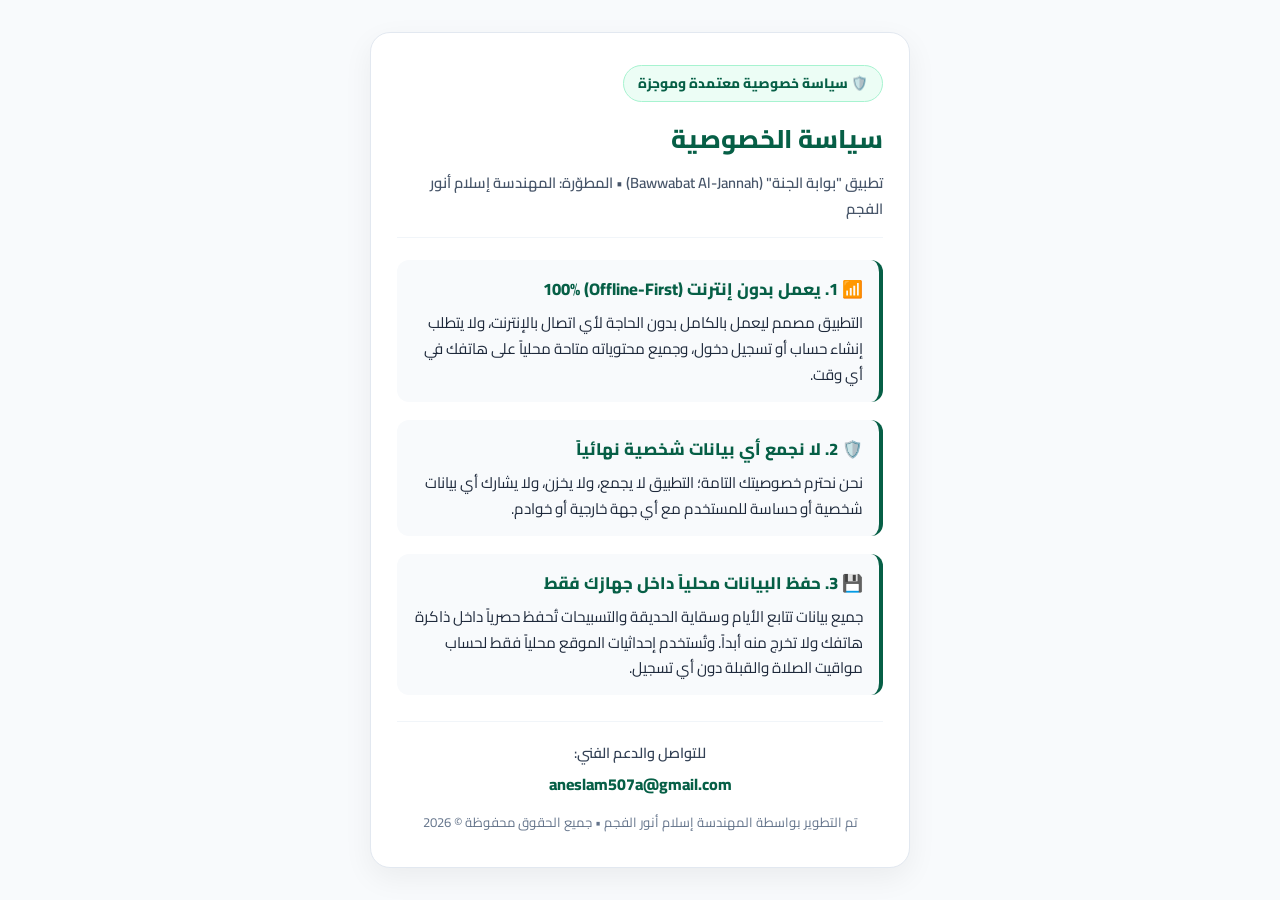
<file: privacy.html>
<!DOCTYPE html>
<html lang="ar" dir="rtl">
<head>
  <meta charset="UTF-8">
  <meta name="viewport" content="width=device-width, initial-scale=1.0">
  <title>سياسة الخصوصية | بوابة الجنة</title>
  <style>
    @import url('https://fonts.googleapis.com/css2?family=Cairo:wght@400;600;700;800&display=swap');

    * {
      box-sizing: border-box;
      margin: 0;
      padding: 0;
    }

    body {
      font-family: 'Cairo', system-ui, -apple-system, sans-serif;
      background-color: #F8FAFC;
      color: #0F172A;
      line-height: 1.8;
      display: flex;
      justify-content: center;
      align-items: center;
      min-height: 100vh;
      padding: 20px;
    }

    .card {
      background: #FFFFFF;
      max-width: 540px;
      width: 100%;
      border-radius: 20px;
      padding: 32px 26px;
      box-shadow: 0 10px 30px rgba(0, 0, 0, 0.06);
      border: 1.5px solid #E2E8F0;
      text-align: right;
    }

    .badge {
      display: inline-block;
      background: #ECFDF5;
      color: #065F46;
      border: 1px solid #A7F3D0;
      font-size: 0.85rem;
      font-weight: 800;
      padding: 5px 14px;
      border-radius: 20px;
      margin-bottom: 14px;
    }

    h1 {
      font-size: 1.6rem;
      color: #065F46;
      margin-bottom: 8px;
      font-weight: 800;
    }

    .app-meta {
      font-size: 0.92rem;
      color: #475569;
      margin-bottom: 22px;
      border-bottom: 1.5px solid #F1F5F9;
      padding-bottom: 14px;
      font-weight: 600;
    }

    .point {
      margin-bottom: 18px;
      background: #F8FAFC;
      border-radius: 12px;
      padding: 14px 16px;
      border-right: 4px solid #065F46;
    }

    .point-title {
      font-weight: 800;
      color: #065F46;
      font-size: 1.05rem;
      margin-bottom: 6px;
    }

    .point-text {
      color: #1E293B;
      font-size: 0.95rem;
      line-height: 1.7;
    }

    .contact-box {
      margin-top: 26px;
      padding-top: 18px;
      border-top: 1.5px solid #F1F5F9;
      text-align: center;
    }

    .contact-link {
      color: #065F46;
      font-weight: 800;
      text-decoration: none;
      direction: ltr;
      display: inline-block;
      font-size: 1rem;
      margin-top: 4px;
    }

    .footer-text {
      font-size: 0.82rem;
      color: #64748B;
      margin-top: 12px;
    }
  </style>
</head>
<body>

  <div class="card">
    <span class="badge">🛡️ سياسة خصوصية معتمدة وموجزة</span>
    <h1>سياسة الخصوصية</h1>
    <div class="app-meta">
      تطبيق "بوابة الجنة" (Bawwabat Al-Jannah) • المطوّرة: المهندسة إسلام أنور الفجم
    </div>

    <div class="point">
      <div class="point-title">📶 1. يعمل بدون إنترنت (Offline-First) 100%</div>
      <div class="point-text">
        التطبيق مصمم ليعمل بالكامل بدون الحاجة لأي اتصال بالإنترنت، ولا يتطلب إنشاء حساب أو تسجيل دخول، وجميع محتوياته متاحة محلياً على هاتفك في أي وقت.
      </div>
    </div>

    <div class="point">
      <div class="point-title">🛡️ 2. لا نجمع أي بيانات شخصية نهائياً</div>
      <div class="point-text">
        نحن نحترم خصوصيتك التامة؛ التطبيق لا يجمع، ولا يخزن، ولا يشارك أي بيانات شخصية أو حساسة للمستخدم مع أي جهة خارجية أو خوادم.
      </div>
    </div>

    <div class="point">
      <div class="point-title">💾 3. حفظ البيانات محلياً داخل جهازك فقط</div>
      <div class="point-text">
        جميع بيانات تتابع الأيام وسقاية الحديقة والتسبيحات تُحفظ حصرياً داخل ذاكرة هاتفك ولا تخرج منه أبداً. وتُستخدم إحداثيات الموقع محلياً فقط لحساب مواقيت الصلاة والقبلة دون أي تسجيل.
      </div>
    </div>

    <div class="contact-box">
      <div style="font-size: 0.9rem; color: #334155; font-weight: 600;">للتواصل والدعم الفني:</div>
      <a href="mailto:aneslam507a@gmail.com" class="contact-link">aneslam507a@gmail.com</a>
      <div class="footer-text">
        تم التطوير بواسطة المهندسة إسلام أنور الفجم • جميع الحقوق محفوظة © 2026
      </div>
    </div>
  </div>

</body>
</html>
</file>
<file: css/style.css>
/* ===================================================================
   رَوْح - نمط وتصميم التطبيق الإسلامي والثقافي الفخم
   هوية الألوان: الزمردي الداكن (#0B3B24)، الذهبي الملكي (#D4AF37)، العاجي الهادئ (#F9FAF8)
=================================================================== */

@import url('https://fonts.googleapis.com/css2?family=Amiri:ital,wght@0,400;0,700;1,400&family=Cairo:wght@400;500;600;700;800&display=swap');

:root {
  /* ألوان إسلامية راقية عالية التباين والوضوح التام */
  --primary-emerald: #065F46;        /* أخضر زمردي ملكي بارز ومشرق */
  --primary-emerald-dark: #044E39;   /* زمردي داكن فخم */
  --primary-emerald-light: #059669;  /* زمردي حيوي واضح */
  --emerald-gradient: linear-gradient(135deg, #065F46 0%, #044E39 100%);
  --emerald-glow: 0 4px 18px rgba(6, 95, 70, 0.28);
  --gold-primary: #D97706;          /* ذهبي عنبري دافئ وواضح جداً */
  --gold-light: #FBBF24;
  --gold-gradient: linear-gradient(135deg, #FDE68A 0%, #D97706 60%, #B45309 100%);
  --gold-glow: 0 0 16px rgba(217, 119, 6, 0.35);
  
  --bg-sand: #F8FAFC;               /* خلفية نقية مريحة للعين */
  --card-bg: #FFFFFF;
  --card-border: rgba(6, 95, 70, 0.14);
  --text-dark: #0F172A;             /* كحلي فحمي غامق جداً عالي الوضوح والقراءة */
  --text-muted: #475569;            /* رمادي داكن مقروء بوضوح تام */
  --text-light: #FFFFFF;
  
  --safe-bottom: env(safe-area-inset-bottom, 16px);
  --safe-top: env(safe-area-inset-top, 16px);
  --radius-lg: 20px;
  --radius-md: 14px;
  --radius-sm: 8px;
  --transition: all 0.28s cubic-bezier(0.4, 0, 0.2, 1);
  --shadow-sm: 0 2px 8px rgba(0, 0, 0, 0.05);
  --shadow-md: 0 8px 24px rgba(6, 95, 70, 0.10);
  --shadow-lg: 0 14px 35px rgba(0, 0, 0, 0.14);
}

* {
  box-sizing: border-box;
  margin: 0;
  padding: 0;
  -webkit-tap-highlight-color: transparent;
  user-select: none;
}

body {
  direction: rtl;
  text-align: right;
  font-family: 'Cairo', system-ui, -apple-system, sans-serif;
  background-color: var(--bg-sand);
  color: var(--text-dark);
  min-height: 100vh;
  overflow-x: hidden;
  padding-bottom: calc(75px + var(--safe-bottom));
}

/* إزالة تامة لأي علامات عائمة تابعة للاستضافات */
.netlify-identity-widget,
#netlify-modal,
[class*="badge"],
[id*="badge"] {
  display: none !important;
}

/* ===================================================================
   الشريط العلوي (Top App Bar)
=================================================================== */
.app-header {
  position: sticky;
  top: 0;
  z-index: 90;
  background: var(--primary-emerald);
  color: var(--text-light);
  padding: calc(12px + var(--safe-top)) 18px 14px;
  display: flex;
  justify-content: space-between;
  align-items: center;
  box-shadow: 0 4px 20px rgba(0,0,0,0.15);
  border-bottom: 2px solid rgba(212, 175, 55, 0.3);
}

.header-brand {
  display: flex;
  align-items: center;
  gap: 12px;
}

.header-logo-icon {
  width: 36px;
  height: 36px;
  border-radius: 10px;
  border: 1.5px solid var(--gold-primary);
}

.header-title-group h1 {
  font-family: 'Amiri', serif;
  font-size: 1.5rem;
  line-height: 1.1;
  color: var(--gold-light);
  letter-spacing: 0.5px;
}

.header-title-group span {
  font-size: 0.72rem;
  color: #A7F3D0;
  display: block;
}

.header-actions {
  display: flex;
  align-items: center;
  gap: 10px;
}

.btn-header-icon {
  background: rgba(255, 255, 255, 0.12);
  border: 1px solid rgba(212, 175, 55, 0.3);
  color: #FFF;
  width: 38px;
  height: 38px;
  border-radius: 10px;
  display: flex;
  align-items: center;
  justify-content: center;
  cursor: pointer;
  transition: var(--transition);
}

.btn-header-icon:active {
  transform: scale(0.92);
  background: rgba(212, 175, 55, 0.2);
}

/* ===================================================================
   الحاوية العامة للشاشات
=================================================================== */
.app-container {
  width: 100%;
  max-width: 440px;
  margin: 0 auto;
  padding: 14px;
  box-sizing: border-box;
}

.app-screen {
  display: none;
  animation: fadeInScreen 0.3s ease-out;
}

.app-screen.active {
  display: block;
}

@keyframes fadeInScreen {
  from { opacity: 0; transform: translateY(8px); }
  to { opacity: 1; transform: translateY(0); }
}

/* ===================================================================
   بطاقة الاقتباس اليومي
=================================================================== */
.daily-quote-card {
  background: var(--emerald-gradient);
  border-radius: var(--radius-lg);
  padding: 18px 20px;
  color: #FFF;
  position: relative;
  overflow: hidden;
  box-shadow: var(--shadow-md);
  margin-bottom: 20px;
  border: 1px solid rgba(212, 175, 55, 0.25);
}

.daily-quote-card::before {
  content: "“";
  position: absolute;
  left: 10px;
  bottom: -30px;
  font-family: serif;
  font-size: 8rem;
  color: rgba(212, 175, 55, 0.12);
  line-height: 1;
  pointer-events: none;
}

.quote-badge {
  font-size: 0.75rem;
  background: rgba(212, 175, 55, 0.25);
  color: var(--gold-light);
  display: inline-block;
  padding: 3px 10px;
  border-radius: 20px;
  margin-bottom: 8px;
  font-weight: 600;
}

.quote-body {
  font-family: 'Amiri', serif;
  font-size: 1.25rem;
  line-height: 1.6;
  color: #F8FAFC;
  margin-bottom: 6px;
}

.quote-source {
  font-size: 0.78rem;
  color: #A7F3D0;
  text-align: left;
}

/* ===================================================================
   حديقة الروح الافتراضية (نظام الجذب الذكي)
=================================================================== */
.garden-hero-card {
  background: var(--card-bg);
  border-radius: var(--radius-lg);
  padding: 20px;
  box-shadow: var(--shadow-md);
  border: 1px solid var(--card-border);
  margin-bottom: 22px;
  text-align: center;
  position: relative;
}

.garden-stats-bar {
  display: flex;
  justify-content: space-between;
  align-items: center;
  background: #F0FDF4;
  padding: 10px 14px;
  border-radius: var(--radius-md);
  margin-bottom: 16px;
  border: 1px solid #BBF7D0;
}

.streak-pill, .water-pill {
  display: flex;
  align-items: center;
  gap: 6px;
  font-weight: 700;
  font-size: 0.9rem;
}

.streak-pill { color: #DC2626; }
.water-pill { color: #0284C7; }

.garden-visual-stage {
  height: 180px;
  position: relative;
  display: flex;
  align-items: center;
  justify-content: center;
  margin: 10px 0;
}

.garden-svg {
  width: 100%;
  height: 100%;
  max-width: 220px;
}

.glowing-garden {
  filter: drop-shadow(0 0 14px rgba(16, 185, 129, 0.35));
}

.garden-level-tag {
  font-family: 'Amiri', serif;
  font-size: 1.25rem;
  color: var(--primary-emerald);
  font-weight: bold;
  margin-bottom: 6px;
}

.garden-progress-wrapper {
  background: #E2E8F0;
  height: 8px;
  border-radius: 4px;
  margin: 8px 0;
  overflow: hidden;
}

.garden-progress-bar {
  height: 100%;
  background: var(--gold-gradient);
  border-radius: 4px;
  transition: width 0.6s ease;
}

.garden-progress-label {
  font-size: 0.75rem;
  color: var(--text-muted);
}

.btn-water-garden {
  margin-top: 14px;
  background: var(--emerald-gradient);
  color: #FFF;
  border: 1px solid var(--gold-primary);
  width: 100%;
  padding: 12px;
  border-radius: var(--radius-md);
  font-size: 1rem;
  font-weight: bold;
  font-family: 'Cairo', sans-serif;
  cursor: pointer;
  display: flex;
  align-items: center;
  justify-content: center;
  gap: 10px;
  box-shadow: 0 4px 14px rgba(11, 59, 36, 0.25);
  transition: var(--transition);
}

.btn-water-garden:active {
  transform: scale(0.98);
}

/* شارات الإنجاز */
.garden-badges-list {
  display: grid;
  grid-template-columns: repeat(3, 1fr);
  gap: 10px;
  margin-top: 16px;
}

.badge-card {
  background: #F8FAFC;
  border-radius: var(--radius-md);
  padding: 10px 6px;
  border: 1px solid #E2E8F0;
  text-align: center;
  transition: var(--transition);
}

.badge-card.unlocked {
  background: #FEFCE8;
  border-color: #FDE047;
}

.badge-card.locked {
  opacity: 0.45;
  filter: grayscale(1);
}

.badge-icon {
  font-size: 1.5rem;
  margin-bottom: 4px;
}

.badge-title {
  font-size: 0.75rem;
  font-weight: 700;
  color: var(--text-dark);
}

.badge-status {
  font-size: 0.65rem;
  color: var(--text-muted);
}

/* ===================================================================
   أدوات المسلم الذكية ومواقيت الصلاة
=================================================================== */
.prayer-summary-card {
  background: var(--card-bg);
  border-radius: var(--radius-lg);
  padding: 18px;
  box-shadow: var(--shadow-md);
  border: 1px solid var(--card-border);
  margin-bottom: 20px;
}

.location-bar {
  display: flex;
  justify-content: space-between;
  align-items: center;
  margin-bottom: 12px;
}

.city-pill {
  font-weight: 600;
  color: var(--primary-emerald);
  font-size: 0.88rem;
  display: flex;
  align-items: center;
  gap: 5px;
}

.btn-gps {
  background: #ECFDF5;
  color: var(--primary-emerald);
  border: 1px solid #A7F3D0;
  border-radius: var(--radius-sm);
  padding: 5px 10px;
  font-size: 0.75rem;
  font-weight: 600;
  cursor: pointer;
  display: flex;
  align-items: center;
  gap: 4px;
}

.next-prayer-hero {
  background: var(--emerald-gradient);
  border-radius: var(--radius-md);
  padding: 16px;
  color: #FFF;
  text-align: center;
  border: 1px solid rgba(212, 175, 55, 0.3);
  margin-bottom: 14px;
}

.next-prayer-title {
  font-size: 0.82rem;
  color: #A7F3D0;
}

.next-prayer-name {
  font-family: 'Amiri', serif;
  font-size: 1.6rem;
  color: var(--gold-light);
  margin: 4px 0;
}

.next-prayer-time {
  font-size: 1.3rem;
  font-weight: 700;
}

.next-prayer-countdown {
  font-size: 0.8rem;
  color: #E2E8F0;
  margin-top: 4px;
}

.prayers-grid {
  display: grid;
  grid-template-columns: repeat(2, 1fr);
  gap: 10px;
}

.prayer-grid-item {
  background: #FFFFFF;
  border: 1.5px solid #CBD5E1;
  border-radius: var(--radius-md);
  padding: 12px 14px;
  display: flex;
  justify-content: space-between;
  align-items: center;
  box-shadow: 0 2px 6px rgba(0, 0, 0, 0.04);
}

.prayer-grid-item.highlight {
  background: #ECFDF5;
  border-color: #059669;
  border-width: 2px;
}

.prayer-label-group {
  display: flex;
  align-items: center;
  gap: 8px;
}

.prayer-name {
  font-size: 0.92rem;
  font-weight: 700;
  color: #0F172A;
}

.prayer-time-val {
  font-size: 0.95rem;
  font-weight: 800;
  color: var(--primary-emerald);
}

.prayer-notif-switch {
  cursor: pointer;
  accent-color: var(--primary-emerald);
  transform: scale(1.2);
}

/* بطاقات وأيقونات أدوات المسلم - ألوان غامقة متباينة وخلفيات واضحة */
.muslim-tools-grid {
  display: grid;
  grid-template-columns: repeat(2, 1fr);
  gap: 12px;
  margin-top: 14px;
  margin-bottom: 20px;
}

.muslim-tool-card {
  background: #FFFFFF;
  border: 1.5px solid #E2E8F0;
  border-radius: var(--radius-md);
  padding: 16px 14px;
  text-align: center;
  display: flex;
  flex-direction: column;
  align-items: center;
  gap: 8px;
  cursor: pointer;
  box-shadow: 0 4px 10px rgba(0, 0, 0, 0.04);
  transition: var(--transition);
}

.muslim-tool-card:hover, .muslim-tool-card:active {
  transform: translateY(-2px);
  border-color: var(--primary-emerald);
  box-shadow: 0 6px 16px rgba(6, 95, 70, 0.12);
}

.muslim-tool-icon-wrapper {
  width: 48px;
  height: 48px;
  border-radius: 14px;
  background: #ECFDF5;
  border: 1.5px solid #A7F3D0;
  color: #065F46;
  display: flex;
  align-items: center;
  justify-content: center;
  font-size: 1.5rem;
  box-shadow: 0 2px 6px rgba(6, 95, 70, 0.12);
}

.muslim-tool-title {
  font-size: 0.92rem;
  font-weight: 700;
  color: #0F172A;
}

.muslim-tool-desc {
  font-size: 0.76rem;
  color: #475569;
  line-height: 1.4;
}

/* تحكم الأذان والصوتيات التلقائية */
.adhan-live-control-card {
  background: #FFFFFF;
  border: 2px solid #059669;
  border-radius: var(--radius-lg);
  padding: 18px;
  margin-bottom: 18px;
  box-shadow: 0 6px 20px rgba(6, 95, 70, 0.08);
}

.adhan-control-header {
  display: flex;
  justify-content: space-between;
  align-items: center;
  margin-bottom: 12px;
}

.adhan-control-title {
  font-weight: 700;
  font-size: 1rem;
  color: #065F46;
  display: flex;
  align-items: center;
  gap: 8px;
}

.btn-adhan-toggle {
  background: #065F46;
  color: #FFFFFF;
  border: none;
  border-radius: 25px;
  padding: 8px 18px;
  font-family: 'Cairo', sans-serif;
  font-size: 0.88rem;
  font-weight: 700;
  cursor: pointer;
  display: inline-flex;
  align-items: center;
  gap: 6px;
  box-shadow: 0 4px 12px rgba(6, 95, 70, 0.25);
  transition: var(--transition);
}

.btn-adhan-toggle.stop {
  background: #DC2626;
  box-shadow: 0 4px 12px rgba(220, 38, 38, 0.35);
}

.voice-azkar-box {
  background: #FFFBEB;
  border: 1.5px solid #FCD34D;
  border-radius: var(--radius-md);
  padding: 14px;
  margin-top: 14px;
}

/* ===================================================================
   بوصلة القبلة التفاعلية
=================================================================== */
.qibla-card {
  background: var(--card-bg);
  border-radius: var(--radius-lg);
  padding: 22px 18px;
  box-shadow: var(--shadow-md);
  border: 1px solid var(--card-border);
  text-align: center;
  margin-bottom: 20px;
}

.compass-container {
  width: 250px;
  height: 250px;
  margin: 16px auto;
  position: relative;
  border-radius: 50%;
  border: 4px solid var(--primary-emerald);
  box-shadow: 0 0 20px rgba(11, 59, 36, 0.15);
  display: flex;
  align-items: center;
  justify-content: center;
  background: radial-gradient(circle, #FFFFFF 60%, #F1F5F0 100%);
  transition: border-color 0.4s ease, box-shadow 0.4s ease;
}

.compass-container.qibla-aligned {
  border-color: var(--gold-primary);
  box-shadow: 0 0 30px rgba(212, 175, 55, 0.6);
}

.compass-disc {
  position: absolute;
  width: 100%;
  height: 100%;
  border-radius: 50%;
  transition: transform 0.15s ease-out;
}

.compass-marker {
  position: absolute;
  font-weight: bold;
  font-size: 0.85rem;
  color: var(--text-muted);
}

.marker-n { top: 6px; left: 50%; transform: translateX(-50%); color: #DC2626; font-size: 1rem; }
.marker-s { bottom: 6px; left: 50%; transform: translateX(-50%); }
.marker-e { right: 8px; top: 50%; transform: translateY(-50%); }
.marker-w { left: 8px; top: 50%; transform: translateY(-50%); }

.kaaba-needle {
  position: absolute;
  width: 100%;
  height: 100%;
  display: flex;
  flex-direction: column;
  align-items: center;
  justify-content: flex-start;
  transition: transform 0.15s ease-out;
  pointer-events: none;
}

.kaaba-icon-pointer {
  font-size: 1.8rem;
  margin-top: 14px;
  filter: drop-shadow(0 2px 5px rgba(0,0,0,0.3));
}

.compass-center-pivot {
  width: 16px;
  height: 16px;
  background: var(--gold-gradient);
  border-radius: 50%;
  position: absolute;
  z-index: 5;
  box-shadow: 0 2px 4px rgba(0,0,0,0.3);
}

.qibla-angle-badge {
  display: inline-block;
  background: #F1F5F9;
  padding: 6px 14px;
  border-radius: 20px;
  font-weight: bold;
  font-size: 0.9rem;
  color: var(--primary-emerald);
  margin-top: 8px;
}

.qibla-status-desc {
  font-size: 0.85rem;
  color: var(--text-muted);
  margin-top: 10px;
}

/* ===================================================================
   قسم الأذكار والمسبحة وحصن المسلم
=================================================================== */
.dhikr-tabs-nav {
  display: flex;
  gap: 8px;
  overflow-x: auto;
  padding-bottom: 8px;
  margin-bottom: 16px;
  scrollbar-width: none;
}

.dhikr-tabs-nav::-webkit-scrollbar { display: none; }

.dhikr-tab-pill {
  white-space: nowrap;
  background: #FFF;
  border: 1px solid #E2E8F0;
  border-radius: 30px;
  padding: 8px 16px;
  font-size: 0.85rem;
  font-weight: 600;
  color: var(--text-dark);
  cursor: pointer;
  display: flex;
  align-items: center;
  gap: 6px;
  transition: var(--transition);
}

.dhikr-tab-pill.active {
  background: var(--primary-emerald);
  color: #FFF;
  border-color: var(--primary-emerald);
  box-shadow: 0 4px 10px rgba(11, 59, 36, 0.2);
}

.dhikr-items-list {
  display: flex;
  flex-direction: column;
  gap: 14px;
}

.dhikr-card {
  background: var(--card-bg);
  border-radius: var(--radius-md);
  padding: 16px;
  box-shadow: var(--shadow-sm);
  border: 1px solid var(--card-border);
  transition: var(--transition);
}

.dhikr-text {
  font-family: 'Amiri', serif;
  font-size: 1.15rem;
  line-height: 1.7;
  color: var(--text-dark);
  margin-bottom: 10px;
}

.dhikr-reward-tag {
  font-size: 0.78rem;
  color: #059669;
  background: #ECFDF5;
  display: inline-block;
  padding: 3px 8px;
  border-radius: var(--radius-sm);
  margin-bottom: 12px;
}

.dhikr-counter-action {
  display: flex;
  justify-content: flex-end;
}

.dhikr-press-btn {
  background: var(--primary-emerald);
  color: #FFF;
  border: 2px solid var(--gold-primary);
  border-radius: 30px;
  padding: 8px 24px;
  font-family: 'Cairo', sans-serif;
  cursor: pointer;
  display: flex;
  align-items: center;
  gap: 8px;
  box-shadow: 0 4px 12px rgba(11, 59, 36, 0.15);
  transition: var(--transition);
}

.dhikr-press-btn:active {
  transform: scale(0.94);
}

.dhikr-press-btn.completed {
  background: #059669;
  border-color: #34D399;
}

.count-num {
  font-size: 1.2rem;
  font-weight: 800;
  color: var(--gold-light);
}

.count-sub {
  font-size: 0.75rem;
}

/* المسبحة الإلكترونية */
.tasbeeh-card {
  background: var(--card-bg);
  border-radius: var(--radius-lg);
  padding: 22px 18px;
  box-shadow: var(--shadow-md);
  border: 1px solid var(--card-border);
  text-align: center;
  margin-bottom: 22px;
}

.tasbeeh-phrase-select {
  width: 100%;
  padding: 10px 14px;
  border-radius: var(--radius-md);
  border: 1px solid #CBD5E1;
  font-family: 'Cairo', sans-serif;
  font-size: 0.95rem;
  font-weight: 600;
  color: var(--primary-emerald);
  margin-bottom: 18px;
  background: #F8FAFC;
}

.tasbeeh-ring-btn {
  width: 160px;
  height: 160px;
  border-radius: 50%;
  margin: 0 auto 16px;
  background: var(--emerald-gradient);
  border: 4px solid var(--gold-primary);
  color: #FFF;
  display: flex;
  flex-direction: column;
  align-items: center;
  justify-content: center;
  cursor: pointer;
  box-shadow: 0 8px 25px rgba(11, 59, 36, 0.3);
  transition: var(--transition);
}

.tasbeeh-ring-btn:active {
  transform: scale(0.92);
  box-shadow: 0 4px 12px rgba(11, 59, 36, 0.4);
}

.tasbeeh-val {
  font-size: 3rem;
  font-weight: 800;
  font-family: 'Amiri', serif;
  color: var(--gold-light);
  line-height: 1;
}

.tasbeeh-label {
  font-size: 0.75rem;
  color: #A7F3D0;
}

.tasbeeh-controls {
  display: flex;
  justify-content: space-between;
  align-items: center;
  padding: 0 10px;
}

.btn-reset-tasbeeh {
  background: #FEE2E2;
  color: #DC2626;
  border: none;
  border-radius: var(--radius-sm);
  padding: 6px 14px;
  font-size: 0.8rem;
  font-weight: 600;
  cursor: pointer;
}

.tasbeeh-total-text {
  font-size: 0.85rem;
  color: var(--text-muted);
}

/* ===================================================================
   قسم القصص والحكايات
=================================================================== */
.stories-cards-list {
  display: flex;
  flex-direction: column;
  gap: 14px;
}

.story-preview-card {
  background: var(--card-bg);
  border-radius: var(--radius-md);
  padding: 16px;
  box-shadow: var(--shadow-sm);
  border: 1px solid var(--card-border);
  position: relative;
}

.story-card-badge {
  background: #FEF3C7;
  color: #92400E;
  font-size: 0.72rem;
  font-weight: 700;
  padding: 3px 8px;
  border-radius: 4px;
  display: inline-block;
  margin-bottom: 8px;
}

.story-card-title {
  font-family: 'Amiri', serif;
  font-size: 1.3rem;
  color: var(--primary-emerald);
  margin-bottom: 4px;
}

.story-card-subtitle {
  font-size: 0.85rem;
  color: var(--text-muted);
  margin-bottom: 12px;
  line-height: 1.5;
}

.story-card-footer {
  display: flex;
  justify-content: space-between;
  align-items: center;
  border-top: 1px solid #F1F5F9;
  padding-top: 10px;
}

.story-time {
  font-size: 0.75rem;
  color: var(--text-muted);
}

.btn-read-story {
  background: var(--primary-emerald);
  color: #FFF;
  border: 1px solid var(--gold-primary);
  border-radius: 20px;
  padding: 6px 16px;
  font-size: 0.85rem;
  font-weight: 600;
  cursor: pointer;
  transition: var(--transition);
}

.btn-read-story:active {
  transform: scale(0.95);
}

/* ===================================================================
   قسم الصوتيات والأنشودات
=================================================================== */
.audio-tracks-list {
  display: flex;
  flex-direction: column;
  gap: 10px;
}

.audio-track-item {
  background: var(--card-bg);
  border-radius: var(--radius-md);
  padding: 12px 14px;
  box-shadow: var(--shadow-sm);
  border: 1px solid var(--card-border);
  display: flex;
  align-items: center;
  gap: 12px;
  cursor: pointer;
  transition: var(--transition);
}

.audio-track-item:active {
  background: #F0FDF4;
  border-color: #86EFAC;
}

.track-play-avatar {
  width: 44px;
  height: 44px;
  border-radius: 50%;
  background: var(--primary-emerald);
  color: var(--gold-light);
  display: flex;
  align-items: center;
  justify-content: center;
  flex-shrink: 0;
  border: 1.5px solid var(--gold-primary);
}

.track-details {
  flex-grow: 1;
}

.track-name {
  font-size: 0.95rem;
  font-weight: 700;
  color: var(--text-dark);
}

.track-sub {
  font-size: 0.75rem;
  color: var(--text-muted);
  margin-top: 2px;
}

.track-duration {
  font-size: 0.78rem;
  color: var(--text-muted);
  font-weight: 600;
}

/* ===================================================================
   قسم الألعاب والألغاز
=================================================================== */
.quiz-game-card, .riddle-game-card, .word-game-card {
  background: var(--card-bg);
  border-radius: var(--radius-lg);
  padding: 20px;
  box-shadow: var(--shadow-md);
  border: 1px solid var(--card-border);
  margin-bottom: 20px;
}

.game-card-header {
  display: flex;
  justify-content: space-between;
  align-items: center;
  margin-bottom: 14px;
}

.game-title {
  font-family: 'Amiri', serif;
  font-size: 1.35rem;
  color: var(--primary-emerald);
}

.quiz-progress-badge {
  font-size: 0.75rem;
  background: #EFF6FF;
  color: #1D4ED8;
  padding: 4px 10px;
  border-radius: 20px;
  font-weight: 600;
}

.quiz-question-title {
  font-size: 1.1rem;
  font-weight: 700;
  line-height: 1.6;
  margin-bottom: 16px;
  color: var(--text-dark);
}

.quiz-options-list {
  display: flex;
  flex-direction: column;
  gap: 10px;
}

.quiz-option-btn {
  background: #F8FAFC;
  border: 1px solid #CBD5E1;
  border-radius: var(--radius-md);
  padding: 12px 16px;
  font-family: 'Cairo', sans-serif;
  font-size: 0.92rem;
  color: var(--text-dark);
  text-align: right;
  cursor: pointer;
  display: flex;
  align-items: center;
  gap: 12px;
  transition: var(--transition);
}

.quiz-option-btn:active {
  background: #F1F5F9;
}

.quiz-option-btn.correct {
  background: #DCFCE7 !important;
  border-color: #22C55E !important;
  color: #15803D !important;
  font-weight: bold;
}

.quiz-option-btn.wrong {
  background: #FEE2E2 !important;
  border-color: #EF4444 !important;
  color: #B91C1C !important;
}

.option-marker {
  width: 28px;
  height: 28px;
  border-radius: 50%;
  background: #E2E8F0;
  display: flex;
  align-items: center;
  justify-content: center;
  font-weight: 700;
  font-size: 0.8rem;
  flex-shrink: 0;
}

.quiz-feedback-box {
  margin-top: 14px;
  padding: 12px 14px;
  border-radius: var(--radius-md);
  font-size: 0.88rem;
  line-height: 1.5;
}

.quiz-feedback-box.success {
  background: #F0FDF4;
  border: 1px solid #86EFAC;
  color: #166534;
}

.quiz-feedback-box.warning {
  background: #FFFBEB;
  border: 1px solid #FDE68A;
  color: #92400E;
}

.btn-game-action {
  background: var(--primary-emerald);
  color: #FFF;
  border: 1px solid var(--gold-primary);
  border-radius: var(--radius-md);
  padding: 10px 20px;
  font-family: 'Cairo', sans-serif;
  font-weight: bold;
  cursor: pointer;
  margin-top: 14px;
  transition: var(--transition);
}

/* لعبة ترتيب الكلمات */
.word-pool-container, .word-arranged-container {
  display: flex;
  flex-wrap: wrap;
  gap: 8px;
  margin: 12px 0;
  min-height: 48px;
  padding: 12px;
  border-radius: var(--radius-md);
}

.word-arranged-container {
  background: #F1F5F9;
  border: 2px dashed #94A3B8;
  align-items: center;
}

.word-chip {
  background: #FFF;
  border: 1px solid #CBD5E1;
  border-radius: 20px;
  padding: 6px 14px;
  font-family: 'Cairo', sans-serif;
  font-size: 0.95rem;
  font-weight: 600;
  cursor: pointer;
  box-shadow: 0 1px 3px rgba(0,0,0,0.05);
}

.word-chip.selected {
  opacity: 0.3;
  pointer-events: none;
}

.arranged-chip {
  background: var(--primary-emerald);
  color: var(--gold-light);
  border-radius: 20px;
  padding: 6px 14px;
  font-size: 0.95rem;
  font-weight: bold;
}

.word-game-result {
  margin-top: 10px;
  padding: 10px;
  border-radius: var(--radius-sm);
  font-size: 0.85rem;
}

.word-game-result.success { background: #DCFCE7; color: #166534; }
.word-game-result.warning { background: #FEF3C7; color: #92400E; }
.word-game-result.error { background: #FEE2E2; color: #991B1B; }

/* ===================================================================
   قسم حول التطبيق والتوثيق الحصري الصارم
=================================================================== */
.about-hero-card {
  background: var(--card-bg);
  border-radius: var(--radius-lg);
  padding: 24px 20px;
  box-shadow: var(--shadow-md);
  border: 1px solid var(--card-border);
  text-align: center;
  margin-bottom: 20px;
}

.about-app-logo {
  width: 90px;
  height: 90px;
  border-radius: 22px;
  margin: 0 auto 14px;
  box-shadow: 0 8px 24px rgba(11, 59, 36, 0.2);
  border: 2px solid var(--gold-primary);
}

.about-title {
  font-family: 'Amiri', serif;
  font-size: 2rem;
  color: var(--primary-emerald);
  margin-bottom: 4px;
}

.about-version {
  font-size: 0.8rem;
  color: var(--text-muted);
  margin-bottom: 16px;
}

/* بطاقة التوثيق الرسمي البارزة جداً */
.official-credits-banner {
  background: var(--emerald-gradient);
  border: 2px solid var(--gold-primary);
  border-radius: var(--radius-md);
  padding: 18px 16px;
  margin: 18px 0;
  box-shadow: 0 4px 18px rgba(212, 175, 55, 0.25);
  color: #FFF;
  position: relative;
  overflow: hidden;
}

.credits-badge-label {
  font-size: 0.75rem;
  background: var(--gold-gradient);
  color: #062215;
  font-weight: 800;
  display: inline-block;
  padding: 4px 12px;
  border-radius: 20px;
  margin-bottom: 8px;
  letter-spacing: 0.5px;
}

.official-statement-text {
  font-family: 'Cairo', sans-serif;
  font-size: 1.05rem;
  font-weight: 700;
  line-height: 1.6;
  color: #FFF;
}

.official-statement-text span.gold-highlight {
  color: var(--gold-light);
  text-decoration: underline;
  text-underline-offset: 4px;
}

.privacy-notice-box {
  background: #F8FAFC;
  border: 1px solid #E2E8F0;
  border-radius: var(--radius-md);
  padding: 14px;
  text-align: right;
  font-size: 0.85rem;
  line-height: 1.6;
  color: var(--text-dark);
  margin-top: 16px;
}

.privacy-notice-box h4 {
  color: var(--primary-emerald);
  margin-bottom: 6px;
}

/* ===================================================================
   المشغل الصوتي المصغر (Mini Audio Player)
=================================================================== */
.mini-player {
  position: fixed;
  bottom: calc(65px + var(--safe-bottom));
  left: 12px;
  right: 12px;
  max-width: 556px;
  margin: 0 auto;
  background: var(--primary-emerald);
  border: 1px solid var(--gold-primary);
  border-radius: var(--radius-md);
  padding: 8px 14px;
  color: #FFF;
  display: none;
  align-items: center;
  justify-content: space-between;
  box-shadow: 0 8px 25px rgba(0,0,0,0.25);
  z-index: 85;
  cursor: pointer;
  transition: transform 0.3s ease;
}

.mini-player.visible {
  display: flex;
}

.mini-player-left {
  display: flex;
  align-items: center;
  gap: 12px;
  overflow: hidden;
}

.mini-track-icon {
  width: 36px;
  height: 36px;
  border-radius: 50%;
  background: var(--gold-gradient);
  display: flex;
  align-items: center;
  justify-content: center;
  flex-shrink: 0;
  color: #062215;
}

.mini-track-meta {
  overflow: hidden;
  white-space: nowrap;
}

.mini-track-title {
  font-size: 0.85rem;
  font-weight: 700;
  color: var(--gold-light);
  text-overflow: ellipsis;
  overflow: hidden;
}

.mini-track-artist {
  font-size: 0.72rem;
  color: #A7F3D0;
}

.mini-player-controls {
  display: flex;
  align-items: center;
  gap: 10px;
}

.btn-mini-play {
  background: var(--gold-primary);
  color: #062215;
  border: none;
  width: 36px;
  height: 36px;
  border-radius: 50%;
  display: flex;
  align-items: center;
  justify-content: center;
  cursor: pointer;
}

.mini-progress-bar {
  position: absolute;
  top: 0;
  left: 0;
  right: 0;
  height: 3px;
  background: rgba(255,255,255,0.2);
  border-top-left-radius: var(--radius-md);
  border-top-right-radius: var(--radius-md);
  overflow: hidden;
}

.mini-progress-fill {
  height: 100%;
  background: var(--gold-light);
  width: 0%;
}

/* ===================================================================
   مشغل الصوت الكامل (Full Screen Player Modal)
=================================================================== */
.full-player-modal {
  position: fixed;
  inset: 0;
  background: var(--emerald-gradient);
  z-index: 100;
  display: none;
  flex-direction: column;
  justify-content: space-between;
  padding: calc(20px + var(--safe-top)) 24px calc(24px + var(--safe-bottom));
  color: #FFF;
}

.full-player-modal.active {
  display: flex;
  animation: slideUpModal 0.3s cubic-bezier(0.16, 1, 0.3, 1);
}

@keyframes slideUpModal {
  from { transform: translateY(100%); }
  to { transform: translateY(0); }
}

.player-modal-top {
  display: flex;
  justify-content: space-between;
  align-items: center;
}

.btn-modal-close {
  background: rgba(255, 255, 255, 0.15);
  border: none;
  color: #FFF;
  width: 40px;
  height: 40px;
  border-radius: 50%;
  display: flex;
  align-items: center;
  justify-content: center;
  cursor: pointer;
}

.player-modal-center {
  display: flex;
  flex-direction: column;
  align-items: center;
  text-align: center;
}

.player-vinyl-disc {
  width: 210px;
  height: 210px;
  border-radius: 50%;
  background: radial-gradient(circle, #082819 40%, #051C12 70%, #D4AF37 100%);
  border: 4px solid var(--gold-primary);
  display: flex;
  align-items: center;
  justify-content: center;
  margin-bottom: 24px;
  box-shadow: 0 10px 30px rgba(0,0,0,0.4);
}

.player-vinyl-disc.rotating {
  animation: rotateDisc 15s linear infinite;
}

@keyframes rotateDisc {
  from { transform: rotate(0deg); }
  to { transform: rotate(360deg); }
}

.disc-inner-artwork {
  width: 80px;
  height: 80px;
  border-radius: 50%;
  background: var(--gold-gradient);
  display: flex;
  align-items: center;
  justify-content: center;
  font-family: 'Amiri', serif;
  font-size: 1.5rem;
  font-weight: bold;
  color: #062215;
}

.full-track-category {
  font-size: 0.75rem;
  background: rgba(212, 175, 55, 0.25);
  color: var(--gold-light);
  padding: 4px 12px;
  border-radius: 20px;
  margin-bottom: 8px;
}

.full-track-title {
  font-family: 'Amiri', serif;
  font-size: 1.6rem;
  color: #FFF;
  margin-bottom: 4px;
}

.full-track-artist {
  font-size: 0.9rem;
  color: #A7F3D0;
}

.player-modal-bottom {
  display: flex;
  flex-direction: column;
  gap: 14px;
}

.player-slider-row {
  display: flex;
  flex-direction: column;
  gap: 6px;
}

.player-progress-input {
  width: 100%;
  accent-color: var(--gold-primary);
  cursor: pointer;
}

.player-time-labels {
  display: flex;
  justify-content: space-between;
  font-size: 0.75rem;
  color: #A7F3D0;
}

.player-controls-row {
  display: flex;
  justify-content: center;
  align-items: center;
  gap: 24px;
}

.btn-player-action {
  background: none;
  border: none;
  color: #FFF;
  cursor: pointer;
}

.btn-full-play {
  width: 64px;
  height: 64px;
  border-radius: 50%;
  background: var(--gold-gradient);
  color: #062215;
  border: none;
  display: flex;
  align-items: center;
  justify-content: center;
  box-shadow: 0 4px 15px rgba(212, 175, 55, 0.4);
}

.player-options-row {
  display: flex;
  justify-content: space-between;
  padding: 0 10px;
}

.btn-player-opt {
  background: rgba(255,255,255,0.1);
  border: 1px solid rgba(255,255,255,0.2);
  color: #FFF;
  border-radius: 20px;
  padding: 6px 14px;
  font-size: 0.8rem;
  font-family: 'Cairo', sans-serif;
  cursor: pointer;
}

.btn-player-opt.active {
  background: var(--gold-primary);
  color: #062215;
  border-color: var(--gold-primary);
  font-weight: bold;
}

/* ===================================================================
   نافذة قراءة القصة (Story Reader Modal) - خطوط واضحة ومقروءة بنسبة 100%
=================================================================== */
.story-reader-modal {
  position: fixed;
  inset: 0;
  background: #FFFFFF;
  z-index: 100;
  display: none;
  flex-direction: column;
  padding-bottom: var(--safe-bottom);
}

.story-reader-modal.active {
  display: flex;
  animation: fadeInScreen 0.25s ease-out;
}

.story-reader-header {
  background: var(--primary-emerald);
  color: #FFF;
  padding: calc(14px + var(--safe-top)) 18px 14px;
  display: flex;
  justify-content: space-between;
  align-items: center;
  border-bottom: 2px solid var(--gold-light);
  box-shadow: 0 4px 15px rgba(0,0,0,0.12);
}

.story-reader-body {
  flex-grow: 1;
  overflow-y: auto;
  padding: 24px 20px;
  max-width: 640px;
  margin: 0 auto;
  width: 100%;
  background: #FFFFFF;
}

.story-reader-title {
  font-family: 'Amiri', serif;
  font-size: 1.7rem;
  color: var(--primary-emerald);
  margin-bottom: 6px;
  font-weight: 700;
  line-height: 1.35;
}

.story-reader-subtitle {
  font-size: 0.95rem;
  color: #334155;
  font-weight: 600;
  margin-bottom: 20px;
  border-bottom: 1.5px solid #E2E8F0;
  padding-bottom: 10px;
}

.story-reader-paragraphs {
  font-family: 'Amiri', serif;
  font-size: 1.35rem;
  line-height: 2.2;
  color: #0F172A;
}

.story-reader-paragraphs p {
  margin-bottom: 18px;
  text-indent: 14px;
  color: #0F172A;
}

.story-reader-lessons {
  background: #ECFDF5;
  border: 2px solid #059669;
  border-radius: var(--radius-md);
  padding: 18px;
  margin-top: 24px;
  box-shadow: 0 4px 12px rgba(6, 95, 70, 0.08);
}

.story-reader-lessons h4 {
  color: #064E3B;
  font-size: 1.1rem;
  font-weight: 700;
  margin-bottom: 10px;
}

.story-reader-lessons ul {
  padding-right: 22px;
  font-size: 1rem;
  line-height: 2;
  color: #064E3B;
  font-weight: 600;
}

/* ===================================================================
   شريط التنقل السفلي (Bottom Navigation Bar)
=================================================================== */
.bottom-nav {
  position: fixed;
  bottom: 0;
  left: 0;
  right: 0;
  height: calc(62px + var(--safe-bottom));
  padding-bottom: var(--safe-bottom);
  background: #FFFFFF;
  border-top: 1px solid rgba(11, 59, 36, 0.1);
  display: flex;
  justify-content: space-around;
  align-items: center;
  z-index: 80;
  box-shadow: 0 -4px 16px rgba(0, 0, 0, 0.05);
}

.bottom-nav-item {
  display: flex;
  flex-direction: column;
  align-items: center;
  justify-content: center;
  color: var(--text-muted);
  text-decoration: none;
  font-size: 0.68rem;
  font-weight: 600;
  gap: 2px;
  cursor: pointer;
  background: none;
  border: none;
  flex: 1;
  min-width: 0;
  padding: 5px 1px 3px;
  transition: var(--transition);
}

.bottom-nav-item span {
  display: block;
  white-space: nowrap;
  overflow: hidden;
  text-overflow: ellipsis;
  max-width: 100%;
  line-height: 1.15;
}

.bottom-nav-item svg {
  width: 22px;
  height: 22px;
  fill: currentColor;
  transition: var(--transition);
}

.bottom-nav-item.active {
  color: var(--primary-emerald);
}

.bottom-nav-item.active svg {
  fill: var(--primary-emerald);
  transform: translateY(-2px);
}

/* ===================================================================
   إشعار Toast العائم
=================================================================== */
.app-toast {
  position: fixed;
  top: calc(70px + var(--safe-top));
  left: 50%;
  transform: translateX(-50%) translateY(-30px);
  background: #1E2922;
  color: #FFF;
  padding: 10px 20px;
  border-radius: 30px;
  font-size: 0.85rem;
  font-weight: 600;
  box-shadow: 0 8px 24px rgba(0,0,0,0.25);
  z-index: 120;
  opacity: 0;
  pointer-events: none;
  transition: all 0.3s cubic-bezier(0.16, 1, 0.3, 1);
  max-width: 90%;
  text-align: center;
}

.app-toast.active {
  opacity: 1;
  transform: translateX(-50%) translateY(0);
}

.app-toast.success { background: #064E3B; border: 1px solid #34D399; }
.app-toast.warning { background: #78350F; border: 1px solid #FBBF24; }

.text-gold { color: var(--gold-primary); }

/* ===================================================================
   قسم القرآن الكريم والتحفيظ الذكي للأطفال
=================================================================== */
.quran-header-bar {
  display: flex;
  justify-content: space-between;
  align-items: center;
  margin-bottom: 14px;
  gap: 10px;
}

.quran-search-input {
  flex-grow: 1;
  background: var(--card-bg);
  border: 1px solid #CBD5E1;
  border-radius: var(--radius-md);
  padding: 10px 14px;
  font-family: 'Cairo', sans-serif;
  font-size: 0.9rem;
  color: var(--text-dark);
}

.surah-card-row {
  background: var(--card-bg);
  border-radius: var(--radius-md);
  padding: 12px 14px;
  margin-bottom: 10px;
  box-shadow: var(--shadow-sm);
  border: 1px solid var(--card-border);
  display: flex;
  align-items: center;
  justify-content: space-between;
  gap: 12px;
  cursor: pointer;
  transition: var(--transition);
}

.surah-card-row:active {
  background: #F0FDF4;
  border-color: #86EFAC;
}

.surah-badge-num {
  width: 38px;
  height: 38px;
  border-radius: 50%;
  background: var(--emerald-gradient);
  color: var(--gold-light);
  display: flex;
  align-items: center;
  justify-content: center;
  font-weight: 800;
  font-size: 0.88rem;
  flex-shrink: 0;
  border: 1.5px solid var(--gold-primary);
}

.surah-info-group {
  flex-grow: 1;
}

.surah-arabic-title {
  font-family: 'Amiri', serif;
  font-size: 1.25rem;
  font-weight: bold;
  color: var(--primary-emerald);
}

.surah-details-sub {
  font-size: 0.75rem;
  color: var(--text-muted);
  display: flex;
  align-items: center;
  gap: 6px;
  margin-top: 2px;
}

.type-pill {
  padding: 1px 6px;
  border-radius: 4px;
  font-size: 0.68rem;
  font-weight: bold;
}

.type-pill.makki { background: #FEF3C7; color: #92400E; }
.type-pill.madani { background: #DCFCE7; color: #166534; }

.surah-actions-cell {
  display: flex;
  gap: 6px;
}

.btn-read-mushaf, .btn-listen-mushaf {
  border: none;
  border-radius: 20px;
  padding: 6px 12px;
  font-family: 'Cairo', sans-serif;
  font-size: 0.78rem;
  font-weight: bold;
  cursor: pointer;
  transition: var(--transition);
}

.btn-read-mushaf { background: #F1F5F9; color: var(--text-dark); }
.btn-listen-mushaf { background: var(--gold-gradient); color: #062215; }

/* نافذة المصحف الشريف والتحفيظ */
.quran-mushaf-modal {
  position: fixed;
  inset: 0;
  background: #FCFDF9;
  z-index: 105;
  display: none;
  flex-direction: column;
}

.quran-mushaf-modal.active {
  display: flex;
  animation: fadeInScreen 0.25s ease-out;
}

.mushaf-modal-header {
  background: var(--primary-emerald);
  color: #FFF;
  padding: calc(12px + var(--safe-top)) 18px 12px;
  display: flex;
  justify-content: space-between;
  align-items: center;
  box-shadow: 0 4px 15px rgba(0,0,0,0.1);
}

.mushaf-header-title {
  font-family: 'Amiri', serif;
  font-size: 1.4rem;
  color: var(--gold-light);
  line-height: 1.1;
}

.mushaf-header-sub {
  font-size: 0.75rem;
  color: #A7F3D0;
}

.mushaf-reader-body {
  flex-grow: 1;
  overflow-y: auto;
  padding: 24px 20px 100px;
  max-width: 650px;
  margin: 0 auto;
  width: 100%;
}

.mushaf-basmalah {
  text-align: center;
  font-family: 'Amiri', serif;
  font-size: 1.6rem;
  color: var(--primary-emerald);
  margin-bottom: 20px;
}

.mushaf-ayahs-box {
  font-family: 'Amiri', serif;
  font-size: 22px;
  line-height: 2.3;
  color: #17241D;
  text-align: justify;
  text-align-last: center;
}

.ayah-segment {
  display: inline;
}

.ayah-end-icon {
  font-size: 1rem;
  color: var(--gold-primary);
  margin: 0 4px;
  font-weight: bold;
}

/* شريط التحكم السفلي في التحفيظ والتكرار */
.mushaf-memorize-dock {
  position: fixed;
  bottom: 0;
  left: 0;
  right: 0;
  background: #FFF;
  border-top: 1.5px solid rgba(212, 175, 55, 0.3);
  padding: 10px 16px calc(10px + var(--safe-bottom));
  box-shadow: 0 -4px 20px rgba(0,0,0,0.1);
  display: flex;
  flex-direction: column;
  gap: 8px;
  z-index: 110;
  max-width: 650px;
  margin: 0 auto;
}

.memorize-repeat-row {
  display: flex;
  justify-content: space-between;
  align-items: center;
  gap: 6px;
}

.repeat-pills-group {
  display: flex;
  gap: 4px;
}

.btn-repeat-pill {
  background: #F1F5F9;
  border: 1px solid #CBD5E1;
  border-radius: 14px;
  padding: 4px 8px;
  font-size: 0.72rem;
  font-family: 'Cairo', sans-serif;
  font-weight: bold;
  cursor: pointer;
}

.btn-repeat-pill.active {
  background: var(--gold-primary);
  color: #062215;
  border-color: var(--gold-primary);
}

.quran-repeat-live-badge {
  font-size: 0.75rem;
  font-weight: 700;
  color: var(--primary-emerald);
}

.btn-memorize-play {
  background: var(--emerald-gradient);
  color: #FFF;
  border: 1.5px solid var(--gold-primary);
  border-radius: var(--radius-md);
  padding: 10px;
  font-family: 'Cairo', sans-serif;
  font-size: 0.95rem;
  font-weight: bold;
  display: flex;
  align-items: center;
  justify-content: center;
  gap: 8px;
  cursor: pointer;
  box-shadow: 0 4px 12px rgba(11, 59, 36, 0.2);
}

.btn-memorize-play.playing {
  background: #78350F;
  border-color: #FBBF24;
}

/* ===================================================================
   قسم قصص الأطفال الدينية والتربوية (قراءة وفيديو)
=================================================================== */
.kids-stories-cards-grid {
  display: flex;
  flex-direction: column;
  gap: 16px;
}

.kids-story-card {
  background: var(--card-bg);
  border-radius: var(--radius-lg);
  padding: 18px;
  box-shadow: var(--shadow-sm);
  border: 1px solid var(--card-border);
  position: relative;
  overflow: hidden;
}

.kids-story-badge {
  background: #ECFDF5;
  color: #065F46;
  border: 1px solid #A7F3D0;
  font-size: 0.75rem;
  font-weight: 800;
  padding: 3px 10px;
  border-radius: 20px;
  display: inline-flex;
  align-items: center;
  gap: 4px;
  margin-bottom: 8px;
}

.kids-story-title {
  font-family: 'Amiri', serif;
  font-size: 1.35rem;
  color: var(--primary-emerald);
  margin-bottom: 4px;
  line-height: 1.4;
}

.kids-story-subtitle {
  font-size: 0.85rem;
  color: var(--text-muted);
  line-height: 1.5;
  margin-bottom: 14px;
}

.kids-story-actions {
  display: grid;
  grid-template-columns: 1fr 1fr;
  gap: 10px;
}

.btn-kids-action {
  border-radius: var(--radius-md);
  padding: 10px;
  font-family: 'Cairo', sans-serif;
  font-size: 0.85rem;
  font-weight: bold;
  cursor: pointer;
  display: flex;
  align-items: center;
  justify-content: center;
  gap: 6px;
  transition: var(--transition);
}

.btn-kids-action.btn-read {
  background: var(--emerald-gradient);
  color: #FFF;
  border: 1px solid var(--gold-primary);
}

.btn-kids-action.btn-watch {
  background: #FFFBEB;
  color: #92400E;
  border: 1.5px solid #FCD34D;
}

.btn-kids-action:active {
  transform: scale(0.96);
}

/* قارئ قصص الأطفال - خطوط واضحة وتباين عالي للأطفال */
.kids-reader-modal, .kids-video-modal {
  position: fixed;
  inset: 0;
  background: #FFFFFF;
  z-index: 105;
  display: none;
  flex-direction: column;
}

.kids-reader-modal.active, .kids-video-modal.active {
  display: flex;
  animation: fadeInScreen 0.25s ease-out;
}

.kids-reader-body {
  flex-grow: 1;
  overflow-y: auto;
  padding: 24px 20px calc(40px + var(--safe-bottom));
  max-width: 650px;
  margin: 0 auto;
  width: 100%;
  background: #FFFFFF;
}

.kids-story-p {
  font-family: 'Amiri', serif;
  font-size: 1.4rem;
  line-height: 2.2;
  color: #0F172A;
  margin-bottom: 18px;
  text-indent: 14px;
  font-weight: 500;
}

.kids-lessons-box {
  background: #ECFDF5;
  border: 2px solid #059669;
  border-radius: var(--radius-md);
  padding: 18px;
  margin: 24px 0;
  box-shadow: 0 4px 12px rgba(6, 95, 70, 0.08);
}

.kids-lessons-box h4 {
  color: #064E3B;
  font-size: 1.15rem;
  font-weight: 700;
  margin-bottom: 10px;
}

.kids-lessons-box ul {
  padding-right: 22px;
  line-height: 2;
  color: #064E3B;
  font-size: 1rem;
  font-weight: 600;
}

.kids-quiz-box {
  background: #F8FAFC;
  border: 2px solid #CBD5E1;
  border-radius: var(--radius-md);
  padding: 18px;
  margin-top: 20px;
  box-shadow: 0 4px 12px rgba(0,0,0,0.04);
}

.kids-quiz-box h4 {
  color: var(--primary-emerald);
  font-size: 1.1rem;
  font-weight: 700;
  margin-bottom: 8px;
}

.kids-quiz-q {
  font-weight: 700;
  font-size: 1.05rem;
  color: #0F172A;
  margin-bottom: 14px;
}

.kids-quiz-options {
  display: flex;
  flex-direction: column;
  gap: 8px;
}

.kids-quiz-opt {
  background: #FFF;
  border: 1px solid #CBD5E1;
  border-radius: var(--radius-sm);
  padding: 8px 12px;
  font-family: 'Cairo', sans-serif;
  font-size: 0.9rem;
  font-weight: 600;
  cursor: pointer;
  text-align: right;
}

.kids-quiz-opt.correct {
  background: #DCFCE7;
  border-color: #22C55E;
  color: #15803D;
  font-weight: bold;
}

.kids-quiz-opt.wrong {
  background: #FEE2E2;
  border-color: #EF4444;
  color: #B91C1C;
}

.kids-quiz-result {
  margin-top: 10px;
  padding: 10px;
  border-radius: var(--radius-sm);
  font-weight: bold;
  font-size: 0.88rem;
}

.kids-quiz-result.success { background: #DCFCE7; color: #15803D; }
.kids-quiz-result.error { background: #FEE2E2; color: #B91C1C; }

/* مشغل فيديو مسرح الأطفال */
.kids-video-frame-container {
  width: 100%;
  aspect-ratio: 16 / 9;
  background: #000;
  border-radius: var(--radius-md);
  overflow: hidden;
  box-shadow: var(--shadow-lg);
  margin-top: 20px;
}

.kids-video-frame-container iframe {
  width: 100%;
  height: 100%;
  border: none;
}

/* ===================================================================
   لعبة بطاقات الجنة السحرية (Memory Match Game)
=================================================================== */
.memory-game-card {
  background: var(--card-bg);
  border-radius: var(--radius-lg);
  padding: 20px;
  box-shadow: var(--shadow-md);
  border: 1px solid var(--card-border);
  margin-bottom: 20px;
}

.memory-stats-bar {
  display: flex;
  justify-content: space-around;
  background: #F8FAFC;
  padding: 8px 12px;
  border-radius: var(--radius-md);
  margin-bottom: 16px;
  font-size: 0.85rem;
  font-weight: 700;
  border: 1px solid #E2E8F0;
}

.memory-board-grid {
  display: grid;
  grid-template-columns: repeat(4, 1fr);
  gap: 8px;
  perspective: 1000px;
}

.memory-card {
  aspect-ratio: 1;
  cursor: pointer;
}

.memory-card-inner {
  position: relative;
  width: 100%;
  height: 100%;
  text-align: center;
  transition: transform 0.5s;
  transform-style: preserve-3d;
  border-radius: var(--radius-md);
}

.memory-card.flipped .memory-card-inner,
.memory-card.matched .memory-card-inner {
  transform: rotateY(180deg);
}

.memory-card-front, .memory-card-back {
  position: absolute;
  width: 100%;
  height: 100%;
  -webkit-backface-visibility: hidden;
  backface-visibility: hidden;
  border-radius: var(--radius-md);
  display: flex;
  flex-direction: column;
  align-items: center;
  justify-content: center;
  border: 1.5px solid var(--gold-primary);
}

.memory-card-front {
  background: var(--emerald-gradient);
  color: var(--gold-light);
  font-size: 1.5rem;
  box-shadow: 0 4px 10px rgba(11, 59, 36, 0.2);
}

.memory-card-back {
  background: #FFFFFF;
  transform: rotateY(180deg);
  box-shadow: 0 4px 10px rgba(0,0,0,0.1);
  padding: 4px;
}

.memory-card.matched .memory-card-back {
  background: #F0FDF4;
  border-color: #22C55E;
}

.card-icon {
  font-size: 1.6rem;
  line-height: 1;
}

.card-name {
  font-size: 0.65rem;
  font-weight: 700;
  color: var(--primary-emerald);
  margin-top: 2px;
  white-space: nowrap;
}

.memory-victory-modal {
  background: #F0FDF4;
  border: 2px solid #22C55E;
  border-radius: var(--radius-md);
  padding: 16px;
  text-align: center;
  margin-top: 14px;
}

/* ===================================================================
   مسرح القصة الكرتوني التفاعلي (Interactive Story Stage)
=================================================================== */
.theater-mode-tabs {
  display: flex;
  justify-content: center;
  gap: 10px;
  margin-bottom: 12px;
}

.theater-tab-btn {
  background: rgba(255, 255, 255, 0.12);
  border: 1px solid rgba(212, 175, 55, 0.4);
  color: #FFF;
  border-radius: 20px;
  padding: 6px 14px;
  font-family: 'Cairo', sans-serif;
  font-size: 0.8rem;
  font-weight: bold;
  cursor: pointer;
  transition: var(--transition);
}

.theater-tab-btn.active {
  background: var(--gold-primary);
  color: #062215;
  border-color: var(--gold-primary);
}

.interactive-theater-card {
  background: var(--card-bg);
  border-radius: var(--radius-lg);
  padding: 16px;
  box-shadow: var(--shadow-md);
  border: 1.5px solid var(--card-border);
  width: 100%;
  max-width: 520px;
  margin: 0 auto;
  text-align: center;
}

.theater-scene-stage {
  height: 180px;
  border-radius: var(--radius-md);
  display: flex;
  align-items: center;
  justify-content: center;
  box-shadow: inset 0 2px 10px rgba(0,0,0,0.06);
  border: 2px dashed rgba(212, 175, 55, 0.5);
  margin-bottom: 12px;
  position: relative;
  overflow: hidden;
  transition: background 0.5s ease;
}

.scene-anim-char {
  font-size: 4rem;
  filter: drop-shadow(0 6px 12px rgba(0,0,0,0.15));
}

.theater-scene-badge {
  font-size: 0.75rem;
  background: #F1F5F9;
  color: var(--primary-emerald);
  display: inline-block;
  padding: 2px 10px;
  border-radius: 12px;
  font-weight: bold;
  margin-bottom: 6px;
}

.theater-scene-title {
  font-family: 'Amiri', serif;
  font-size: 1.35rem;
  color: var(--primary-emerald);
  margin-bottom: 6px;
}

.theater-scene-desc {
  font-size: 0.95rem;
  line-height: 1.7;
  color: var(--text-dark);
  margin-bottom: 14px;
  padding: 0 8px;
}

.theater-controls-row {
  display: flex;
  justify-content: space-between;
  align-items: center;
  gap: 8px;
}

.btn-scene-nav {
  background: #F1F5F9;
  border: 1px solid #CBD5E1;
  border-radius: var(--radius-md);
  padding: 8px 14px;
  font-family: 'Cairo', sans-serif;
  font-size: 0.85rem;
  font-weight: bold;
  color: var(--text-dark);
  cursor: pointer;
  display: flex;
  align-items: center;
  gap: 4px;
}

.btn-scene-narration {
  flex-grow: 1;
  background: var(--emerald-gradient);
  color: #FFF;
  border: 1.5px solid var(--gold-primary);
  border-radius: var(--radius-md);
  padding: 8px 12px;
  font-family: 'Cairo', sans-serif;
  font-size: 0.85rem;
  font-weight: bold;
  cursor: pointer;
  display: flex;
  align-items: center;
  justify-content: center;
  gap: 6px;
}

.btn-scene-narration.speaking {
  background: #78350F;
  border-color: #FBBF24;
}

/* ==========================================================================
   تأثيرات سقاية الحديقة ونمو الشجرة التفاعلية الحية
   ========================================================================== */
.animated-droplet {
  position: absolute;
  top: -10px;
  width: 14px;
  height: 18px;
  background: radial-gradient(circle at 35% 35%, #93C5FD, #2563EB);
  border-radius: 50% 50% 50% 50% / 60% 60% 40% 40%;
  box-shadow: 0 4px 10px rgba(37, 99, 235, 0.4);
  animation: dropletFall 0.8s cubic-bezier(0.55, 0.055, 0.675, 0.19) forwards;
  z-index: 10;
  pointer-events: none;
}

@keyframes dropletFall {
  0% {
    transform: translateY(0) scale(0.6);
    opacity: 0.95;
  }
  80% {
    transform: translateY(145px) scale(1.1);
    opacity: 1;
  }
  100% {
    transform: translateY(155px) scale(2, 0.4);
    opacity: 0;
  }
}

.tree-growth-pulse {
  animation: plantBounce 0.9s ease-out;
}

@keyframes plantBounce {
  0% { transform: scale(1); }
  35% { transform: scale(1.18); filter: drop-shadow(0 0 16px rgba(16, 185, 129, 0.8)); }
  65% { transform: scale(0.95); }
  100% { transform: scale(1); filter: drop-shadow(0 0 8px rgba(16, 185, 129, 0.3)); }
}

.floating-blessing-xp {
  position: absolute;
  bottom: 40px;
  font-weight: 900;
  font-size: 1.25rem;
  color: #F59E0B;
  text-shadow: 0 2px 8px rgba(0,0,0,0.4);
  animation: floatUpFade 1.4s ease-out forwards;
  pointer-events: none;
  z-index: 20;
}

@keyframes floatUpFade {
  0% { transform: translateY(0) scale(0.8); opacity: 0; }
  25% { transform: translateY(-15px) scale(1.2); opacity: 1; }
  100% { transform: translateY(-60px) scale(1); opacity: 0; }
}

/* زر استماع الذكر بصوت مسموع */
.dhikr-actions-row {
  display: flex;
  align-items: center;
  justify-content: space-between;
  gap: 10px;
  margin-top: 10px;
}

.dhikr-sound-btn {
  background: #F0FDF4;
  border: 1px solid #86EFAC;
  color: #166534;
  padding: 6px 14px;
  border-radius: 20px;
  font-family: 'Cairo', sans-serif;
  font-size: 0.82rem;
  font-weight: bold;
  cursor: pointer;
  display: inline-flex;
  align-items: center;
  gap: 6px;
  transition: all 0.2s ease;
}

.dhikr-sound-btn:hover {
  background: #DCFCE7;
  border-color: #22C55E;
}

.dhikr-sound-btn.speaking {
  background: #FEF3C7;
  border-color: #F59E0B;
  color: #B45309;
  animation: pulseSpeaking 1.2s infinite;
}

@keyframes pulseSpeaking {
  0%, 100% { transform: scale(1); }
  50% { transform: scale(1.05); }
}

/* ===================================================================
   أشرطة تصنيف السمعيات والمكتبة الصوتية
=================================================================== */
.audio-filter-scroll-bar {
  display: flex;
  gap: 8px;
  overflow-x: auto;
  padding: 6px 2px 14px;
  scrollbar-width: none;
  -webkit-overflow-scrolling: touch;
}
.audio-filter-scroll-bar::-webkit-scrollbar {
  display: none;
}
.audio-filter-chip {
  flex-shrink: 0;
  padding: 8px 16px;
  border-radius: 20px;
  border: 1.5px solid #CBD5E1;
  background: #FFFFFF;
  color: #334155;
  font-family: 'Cairo', sans-serif;
  font-size: 0.84rem;
  font-weight: 600;
  cursor: pointer;
  transition: all 0.25s cubic-bezier(0.4, 0, 0.2, 1);
  box-shadow: 0 1px 3px rgba(0,0,0,0.05);
}
.audio-filter-chip:hover {
  background: #F8FAFC;
  border-color: #94A3B8;
  transform: translateY(-1px);
}
.audio-filter-chip.active {
  background: linear-gradient(135deg, #064E3B, #0F766E);
  color: #FFFFFF;
  border-color: #064E3B;
  box-shadow: 0 4px 12px rgba(6, 78, 59, 0.25);
  font-weight: bold;
}

/* ===================================================================
   لعبة تركيب وترتيب الآيات والسور المباركة (Ayah Puzzle Game)
=================================================================== */
.ayah-puzzle-card {
  background: linear-gradient(145deg, #FFFFFF, #F8FAFC);
  border: 1.5px solid #E2E8F0;
  border-radius: var(--radius-lg);
  padding: 20px;
  margin-bottom: 22px;
  box-shadow: 0 8px 24px rgba(0, 0, 0, 0.05);
  position: relative;
  overflow: hidden;
}
.ayah-puzzle-card::before {
  content: '';
  position: absolute;
  top: 0;
  right: 0;
  left: 0;
  height: 4px;
  background: linear-gradient(90deg, #D97706, #10B981, #D97706);
}
.puzzle-header-row {
  display: flex;
  justify-content: space-between;
  align-items: center;
  flex-wrap: wrap;
  gap: 10px;
  margin-bottom: 16px;
}
.puzzle-title-wrap h3 {
  font-family: 'Amiri', serif;
  font-size: 1.45rem;
  color: #064E3B;
  margin: 0;
  display: flex;
  align-items: center;
  gap: 8px;
}
.puzzle-level-badge {
  display: inline-block;
  font-size: 0.78rem;
  background: #FEF3C7;
  color: #92400E;
  padding: 3px 10px;
  border-radius: 12px;
  font-weight: 700;
  border: 1px solid #FDE68A;
}
.puzzle-selector-box {
  width: 100%;
  margin-bottom: 16px;
}
.puzzle-select {
  width: 100%;
  padding: 10px 14px;
  border-radius: var(--radius-md);
  border: 1.5px solid #CBD5E1;
  background: #FFFFFF;
  font-family: 'Cairo', sans-serif;
  font-size: 0.9rem;
  color: #0F172A;
  outline: none;
  cursor: pointer;
  transition: border-color 0.2s;
}
.puzzle-select:focus {
  border-color: #064E3B;
}
.ayah-slots-container {
  display: flex;
  flex-wrap: wrap;
  gap: 8px;
  min-height: 70px;
  padding: 14px;
  background: #F1F5F9;
  border: 2px dashed #94A3B8;
  border-radius: var(--radius-md);
  margin-bottom: 18px;
  align-items: center;
  justify-content: center;
  transition: all 0.3s ease;
}
.ayah-slots-container.verse-complete-glow {
  background: #ECFDF5;
  border-color: #10B981;
  box-shadow: 0 0 18px rgba(16, 185, 129, 0.3);
}
.ayah-word-slot {
  min-width: 54px;
  height: 44px;
  padding: 0 12px;
  border-radius: 8px;
  display: flex;
  align-items: center;
  justify-content: center;
  font-family: 'Amiri', serif;
  font-size: 1.3rem;
  font-weight: bold;
  transition: all 0.25s ease;
}
.ayah-word-slot.empty {
  background: #E2E8F0;
  color: #94A3B8;
  border: 1px dashed #CBD5E1;
  font-family: 'Cairo', sans-serif;
  font-size: 0.85rem;
}
.ayah-word-slot.filled {
  background: linear-gradient(135deg, #064E3B, #0F766E);
  color: #FFFFFF;
  border: 1px solid #047857;
  box-shadow: 0 3px 8px rgba(6, 78, 59, 0.25);
}
.ayah-words-bank {
  display: flex;
  flex-wrap: wrap;
  gap: 10px;
  justify-content: center;
  margin-bottom: 16px;
  min-height: 50px;
}
.ayah-word-tile {
  background: #FFFFFF;
  border: 1.5px solid #047857;
  color: #064E3B;
  padding: 8px 16px;
  border-radius: 12px;
  font-family: 'Amiri', serif;
  font-size: 1.35rem;
  font-weight: bold;
  cursor: pointer;
  box-shadow: 0 3px 8px rgba(0, 0, 0, 0.06);
  transition: all 0.2s cubic-bezier(0.4, 0, 0.2, 1);
  user-select: none;
}
.ayah-word-tile:hover {
  background: #ECFDF5;
  transform: translateY(-2px);
  box-shadow: 0 5px 12px rgba(6, 78, 59, 0.15);
}
.ayah-word-tile.placed {
  opacity: 0.25;
  pointer-events: none;
  transform: scale(0.92);
  border-color: #CBD5E1;
}
.ayah-word-tile.shake-error {
  animation: shakeWord 0.45s ease;
  border-color: #EF4444;
  background: #FEF2F2;
  color: #B91C1C;
}
@keyframes shakeWord {
  0%, 100% { transform: translateX(0); }
  20%, 60% { transform: translateX(-6px); }
  40%, 80% { transform: translateX(6px); }
}
.puzzle-feedback-hint {
  text-align: center;
  font-size: 0.85rem;
  color: #B45309;
  min-height: 20px;
  font-weight: 600;
  transition: opacity 0.3s;
}
.puzzle-victory-banner {
  background: linear-gradient(135deg, #ECFDF5, #D1FAE5);
  border: 1.5px solid #34D399;
  border-radius: var(--radius-md);
  padding: 16px;
  text-align: center;
  margin-top: 14px;
}
.puzzle-actions-row {
  display: flex;
  gap: 10px;
  justify-content: center;
  margin-top: 12px;
}

/* ===================================================================
   الإهداء الخالد والتوثيق الرسمي الفاخر وزر LinkedIn
=================================================================== */
.memorial-dedication-card {
  background: linear-gradient(135deg, #032B1A, #064E3B);
  color: #FFFFFF;
  border: 2px solid #D4AF37;
  border-radius: var(--radius-lg);
  padding: 22px 18px;
  margin: 18px 0;
  text-align: center;
  box-shadow: 0 10px 30px rgba(3, 43, 26, 0.35);
  position: relative;
  overflow: hidden;
}
.memorial-dedication-card::after {
  content: '🕊️';
  position: absolute;
  top: 10px;
  left: 12px;
  font-size: 1.5rem;
  opacity: 0.4;
}
.memorial-dedication-header {
  font-family: 'Amiri', serif;
  font-size: 1.25rem;
  color: #FDE047;
  font-weight: bold;
  margin-bottom: 8px;
  display: flex;
  align-items: center;
  justify-content: center;
  gap: 8px;
}
.memorial-dedication-text {
  font-family: 'Amiri', serif;
  font-size: 1.45rem;
  font-weight: bold;
  line-height: 1.8;
  color: #FFFFFF;
  margin: 10px 0;
  text-shadow: 0 2px 4px rgba(0,0,0,0.4);
}
.memorial-dedication-prayer {
  font-size: 0.88rem;
  color: #D1FAE5;
  line-height: 1.6;
  margin-top: 8px;
  font-style: italic;
}

.official-author-badge {
  background: #FFFBEB;
  border: 1.5px solid #F59E0B;
  border-radius: var(--radius-md);
  padding: 14px 16px;
  text-align: center;
  margin: 16px 0;
}
.official-author-text {
  font-size: 1.05rem;
  font-weight: 700;
  color: #78350F;
  margin: 0;
}
.official-author-name {
  color: #064E3B;
  font-size: 1.15rem;
  font-weight: 900;
  text-decoration: underline;
  text-decoration-color: #D97706;
}

.btn-linkedin-profile {
  display: inline-flex;
  align-items: center;
  justify-content: center;
  gap: 10px;
  background: #0A66C2;
  color: #FFFFFF !important;
  text-decoration: none;
  font-family: 'Cairo', sans-serif;
  font-size: 0.95rem;
  font-weight: 700;
  padding: 12px 24px;
  border-radius: 30px;
  box-shadow: 0 4px 14px rgba(10, 102, 194, 0.35);
  transition: all 0.25s ease;
  margin: 10px 0 16px;
  cursor: pointer;
}
.btn-linkedin-profile:hover {
  background: #004182;
  transform: translateY(-2px);
  box-shadow: 0 6px 18px rgba(10, 102, 194, 0.45);
}
.btn-linkedin-profile svg {
  width: 20px;
  height: 20px;
  fill: currentColor;
}

.app-global-footer {
  text-align: center;
  font-size: 0.78rem;
  color: #64748B;
  padding: 20px 14px calc(24px + var(--safe-bottom));
  line-height: 1.6;
}
.app-global-footer strong {
  color: #064E3B;
}

/* ===================================================================
   نظام التحديث اليومي التلقائي (Dynamic Daily Feed)
=================================================================== */
.daily-feed-card {
  background: linear-gradient(135deg, #FFFFFF 0%, #F0FDF4 100%);
  border: 1.5px solid #BBF7D0;
  border-radius: var(--radius-lg);
  padding: 20px;
  margin-bottom: 24px;
  box-shadow: 0 8px 24px rgba(16, 185, 129, 0.12);
}

.daily-feed-header {
  display: flex;
  justify-content: space-between;
  align-items: center;
  margin-bottom: 16px;
  flex-wrap: wrap;
  gap: 8px;
}

.daily-feed-badge {
  display: inline-flex;
  align-items: center;
  gap: 6px;
  background: var(--primary-emerald);
  color: #FDFEFE;
  padding: 6px 14px;
  border-radius: 20px;
  font-size: 0.88rem;
  font-weight: 700;
  box-shadow: 0 2px 8px rgba(11, 59, 36, 0.2);
}

.daily-feed-date {
  font-size: 0.8rem;
  color: #065F46;
  font-weight: 600;
}

.feed-section-block {
  background: #FFFFFF;
  border: 1px solid #E2E8F0;
  border-radius: var(--radius-md);
  padding: 16px;
  margin-bottom: 14px;
  box-shadow: 0 2px 8px rgba(0, 0, 0, 0.03);
}

.feed-sub-title {
  display: flex;
  align-items: center;
  gap: 6px;
  color: var(--primary-emerald);
  font-size: 0.95rem;
  margin-bottom: 10px;
}

.feed-ayah-verse {
  font-family: 'Amiri', serif;
  font-size: 1.25rem;
  line-height: 1.9;
  color: #064E3B;
  text-align: center;
  padding: 8px 12px;
  background: #F8FAFC;
  border-radius: 8px;
  margin-bottom: 6px;
}

.feed-surah-ref {
  text-align: center;
  font-size: 0.8rem;
  color: #B45309;
  font-weight: bold;
  margin-bottom: 10px;
}

.feed-tafsir-box, .feed-lesson-box {
  background: #FEF3C7;
  border-right: 4px solid #D97706;
  border-radius: 6px;
  padding: 10px 12px;
  font-size: 0.88rem;
  color: #78350F;
  line-height: 1.6;
  margin-bottom: 10px;
}

.tafsir-tag, .lesson-tag {
  font-weight: 700;
  display: block;
  margin-bottom: 4px;
}

.btn-feed-audio, .btn-feed-action {
  display: inline-flex;
  align-items: center;
  justify-content: center;
  gap: 8px;
  background: var(--primary-emerald);
  color: #FFF;
  border: none;
  padding: 8px 16px;
  border-radius: 8px;
  font-family: 'Cairo', sans-serif;
  font-size: 0.84rem;
  font-weight: 700;
  cursor: pointer;
  width: 100%;
  margin-top: 6px;
  transition: all 0.2s;
}

.btn-feed-audio:hover, .btn-feed-action:hover {
  background: #065F46;
  transform: translateY(-1px);
}

.feed-hadith-text {
  font-size: 1rem;
  line-height: 1.8;
  color: #1E293B;
  padding: 6px 0;
}

.feed-hadith-source {
  font-size: 0.78rem;
  color: #64748B;
  font-weight: bold;
  margin-bottom: 10px;
}

.feed-video-preview {
  display: flex;
  justify-content: space-between;
  align-items: center;
  gap: 12px;
  flex-wrap: wrap;
}

.feed-video-info h4 {
  margin: 0 0 4px;
  color: var(--primary-emerald);
  font-size: 0.95rem;
}

.feed-video-info p {
  margin: 0;
  font-size: 0.8rem;
  color: #64748B;
}

.btn-feed-watch-video {
  background: #DC2626;
  color: #FFF;
  border: none;
  padding: 8px 16px;
  border-radius: 8px;
  font-family: 'Cairo', sans-serif;
  font-size: 0.84rem;
  font-weight: 700;
  cursor: pointer;
}

.feed-audio-duo-row {
  display: grid;
  grid-template-columns: 1fr 1fr;
  gap: 10px;
  margin-bottom: 14px;
}

.audio-mini-card {
  background: #FFFFFF;
  border: 1px solid #E2E8F0;
  border-radius: var(--radius-md);
  padding: 12px;
  display: flex;
  align-items: center;
  gap: 10px;
}

.duo-icon {
  font-size: 1.6rem;
}

.duo-meta {
  flex: 1;
  min-width: 0;
}

.duo-type {
  display: block;
  font-size: 0.7rem;
  color: #D97706;
  font-weight: bold;
}

.duo-title {
  display: block;
  font-size: 0.82rem;
  color: #1E293B;
  white-space: nowrap;
  overflow: hidden;
  text-overflow: ellipsis;
}

.duo-artist {
  display: block;
  font-size: 0.72rem;
  color: #64748B;
}

.btn-duo-play {
  width: 32px;
  height: 32px;
  border-radius: 50%;
  background: var(--primary-emerald);
  color: #FFF;
  border: none;
  font-size: 0.85rem;
  cursor: pointer;
}

.feed-dua-text {
  font-family: 'Amiri', serif;
  font-size: 1.15rem;
  line-height: 1.8;
  color: #064E3B;
  padding: 8px;
  background: #F8FAFC;
  border-radius: 8px;
  margin-bottom: 6px;
}

.feed-dua-reward {
  font-size: 0.8rem;
  color: #B45309;
  font-weight: bold;
  margin-bottom: 10px;
}

.dua-btn-actions {
  display: grid;
  grid-template-columns: 1fr 1fr;
  gap: 8px;
}

.feed-completion-wrapper {
  margin-top: 16px;
  text-align: center;
}

.btn-complete-daily-feed {
  background: linear-gradient(135deg, #10B981 0%, #059669 100%);
  color: #FFF;
  border: none;
  padding: 14px 24px;
  border-radius: 30px;
  font-family: 'Cairo', sans-serif;
  font-size: 1rem;
  font-weight: 700;
  box-shadow: 0 4px 16px rgba(16, 185, 129, 0.4);
  cursor: pointer;
  width: 100%;
}

.completed-feed-banner {
  background: #DCFCE7;
  color: #166534;
  border: 1px solid #86EFAC;
  padding: 12px 16px;
  border-radius: var(--radius-md);
  font-weight: 700;
  font-size: 0.88rem;
  display: flex;
  align-items: center;
  gap: 8px;
}

/* ===================================================================
   مسابقات وتاريخ الأنبياء (Prophets Quest)
=================================================================== */
.prophets-quest-card {
  background: var(--card-bg);
  border: 1.5px solid #FCD34D;
  border-radius: var(--radius-lg);
  padding: 20px;
  box-shadow: var(--shadow-md);
  margin-bottom: 24px;
}

.pq-header-bar {
  display: flex;
  justify-content: space-between;
  align-items: center;
  margin-bottom: 12px;
}

.pq-step-badge, .pq-score-badge {
  display: inline-flex;
  align-items: center;
  gap: 6px;
  padding: 4px 12px;
  border-radius: 20px;
  font-size: 0.82rem;
  font-weight: bold;
}

.pq-step-badge {
  background: #FEF3C7;
  color: #92400E;
}

.pq-score-badge {
  background: #D1FAE5;
  color: #065F46;
}

.pq-progress-track {
  height: 6px;
  background: #E2E8F0;
  border-radius: 3px;
  overflow: hidden;
  margin-bottom: 16px;
}

.pq-progress-fill {
  height: 100%;
  background: linear-gradient(90deg, #F59E0B, #10B981);
  transition: width 0.3s ease;
}

.prophet-identity-box {
  display: flex;
  align-items: center;
  gap: 14px;
  background: #F8FAFC;
  border: 1px solid #E2E8F0;
  border-radius: var(--radius-md);
  padding: 14px;
  margin-bottom: 16px;
}

.prophet-icon-circle {
  width: 52px;
  height: 52px;
  border-radius: 50%;
  background: #FEF3C7;
  border: 2px solid #F59E0B;
  display: flex;
  align-items: center;
  justify-content: center;
  font-size: 1.8rem;
  flex-shrink: 0;
}

.prophet-name {
  margin: 0 0 2px;
  color: var(--primary-emerald);
  font-size: 1.15rem;
}

.prophet-title-tag {
  display: inline-block;
  font-size: 0.78rem;
  color: #D97706;
  font-weight: bold;
}

.prophet-era-text {
  display: block;
  font-size: 0.74rem;
  color: #64748B;
  margin-top: 2px;
}

.pq-question-bubble {
  background: #EFF6FF;
  border-right: 4px solid #3B82F6;
  padding: 14px 16px;
  border-radius: 8px;
  font-size: 1rem;
  line-height: 1.7;
  color: #1E3A8A;
  font-weight: 600;
  margin-bottom: 16px;
}

.pq-options-grid {
  display: grid;
  grid-template-columns: 1fr;
  gap: 10px;
  margin-bottom: 16px;
}

.pq-option-btn {
  background: #FFFFFF;
  border: 1.5px solid #CBD5E1;
  border-radius: 12px;
  padding: 12px 14px;
  text-align: right;
  font-family: 'Cairo', sans-serif;
  font-size: 0.92rem;
  line-height: 1.6;
  cursor: pointer;
  display: flex;
  align-items: flex-start;
  gap: 10px;
  transition: all 0.2s;
}

.pq-opt-letter {
  background: #E2E8F0;
  color: #1E293B;
  width: 26px;
  height: 26px;
  border-radius: 50%;
  display: flex;
  align-items: center;
  justify-content: center;
  font-weight: bold;
  flex-shrink: 0;
}

.pq-option-btn.correct {
  background: #DCFCE7 !important;
  border-color: #10B981 !important;
  color: #065F46 !important;
}

.pq-option-btn.correct .pq-opt-letter {
  background: #10B981;
  color: #FFF;
}

.pq-option-btn.wrong {
  background: #FEE2E2 !important;
  border-color: #EF4444 !important;
  color: #991B1B !important;
}

.pq-option-btn.wrong .pq-opt-letter {
  background: #EF4444;
  color: #FFF;
}

.pq-feedback-drawer {
  background: #F8FAFC;
  border: 1.5px solid #CBD5E1;
  border-radius: var(--radius-md);
  padding: 16px;
  margin-top: 14px;
}

.pq-feedback-explanation {
  font-size: 0.9rem;
  color: #334155;
  line-height: 1.6;
  margin: 8px 0;
}

.pq-feedback-ayah {
  font-family: 'Amiri', serif;
  font-size: 1.1rem;
  color: #064E3B;
  background: #F0FDF4;
  padding: 8px 12px;
  border-radius: 6px;
  margin: 8px 0 14px;
  text-align: center;
}

.pq-next-btn {
  background: var(--primary-emerald);
  color: #FFF;
  border: none;
  padding: 10px 20px;
  border-radius: 8px;
  font-family: 'Cairo', sans-serif;
  font-size: 0.92rem;
  font-weight: bold;
  cursor: pointer;
  width: 100%;
}

.prophets-victory-card {
  text-align: center;
  padding: 30px 20px;
  background: #FFFBEB;
  border: 2px solid #F59E0B;
  border-radius: var(--radius-lg);
}

.victory-trophy {
  font-size: 3.5rem;
  margin-bottom: 12px;
}

.victory-rewards-tag {
  background: #ECFDF5;
  color: #065F46;
  padding: 10px 16px;
  border-radius: 20px;
  display: inline-block;
  margin: 10px 0;
}

/* ===================================================================
   تفسير الآيات وأدوات المصحف الشريف
=================================================================== */
.btn-tafsir-toggle {
  background: rgba(255, 255, 255, 0.2);
  color: #FFF;
  border: 1px solid rgba(255, 255, 255, 0.4);
  border-radius: 8px;
  padding: 4px 10px;
  font-family: 'Cairo', sans-serif;
  font-size: 0.78rem;
  font-weight: bold;
  cursor: pointer;
  display: flex;
  align-items: center;
  gap: 4px;
  margin-left: 6px;
}

.btn-tafsir-toggle.active {
  background: #D97706;
  border-color: #F59E0B;
}

.mushaf-ayah-tafsir-card {
  background: #FFFFFF;
  border: 1px solid #E2E8F0;
  border-radius: 8px;
  padding: 12px;
  margin-bottom: 10px;
}

.ayah-arabic-line {
  font-family: 'Amiri', serif;
  font-size: 1.3rem;
  line-height: 1.8;
  color: #064E3B;
  margin-bottom: 8px;
}

.ayah-tafsir-line {
  background: #F8FAFC;
  border-right: 3px solid #D97706;
  padding: 8px 10px;
  border-radius: 4px;
  font-size: 0.88rem;
  color: #334155;
  line-height: 1.6;
}

.tafsir-tag-badge {
  color: #D97706;
  font-weight: bold;
  margin-left: 6px;
}

.btn-play-makkah-adhan {
  background: linear-gradient(135deg, #059669 0%, #047857 100%);
  color: #FFF;
  border: none;
  padding: 8px 14px;
  border-radius: 20px;
  font-family: 'Cairo', sans-serif;
  font-size: 0.82rem;
  font-weight: bold;
  cursor: pointer;
  display: inline-flex;
  align-items: center;
  gap: 6px;
  margin-top: 10px;
  box-shadow: 0 2px 8px rgba(5, 150, 105, 0.3);
}
</file>
<file: css/responsive.css>
/* ===================================================================
   بوابة الجنة - هندسة التصميم المخصص لشاشات الجوال (Mobile-First Architecture)
   تم تطوير التصميم بواسطة: المهندسة إسلام أنور الفجم
   - تجاوب أصيل وتام مع كافة شاشات الهواتف المحمولة
   - محاكاة إطار هاتف ذكي أنيق وراقي عند الفتح على أجهزة الكمبيوتر
=================================================================== */

/* ===================================================================
   1. شاشات الجوال الحقيقية (أقل من 520px) - ملء الشاشة الكامل الأصيل
=================================================================== */
@media (max-width: 519px) {
  body {
    background-color: var(--bg-sand);
    margin: 0;
    padding: 0;
    padding-bottom: calc(68px + var(--safe-bottom));
    width: 100%;
    overflow-x: hidden;
    -webkit-overflow-scrolling: touch;
  }

  .mobile-app-wrapper {
    width: 100%;
    max-width: 100%;
    margin: 0;
    padding: 0;
    min-height: 100vh;
    border-radius: 0 !important;
    box-shadow: none !important;
    border: none !important;
    background: transparent;
  }

  .mobile-phone-speaker-notch {
    display: none !important;
  }

  .app-header {
    position: sticky;
    top: 0;
    width: 100%;
    border-radius: 0 !important;
    padding: calc(10px + var(--safe-top)) 14px 12px;
    box-shadow: 0 4px 14px rgba(0, 0, 0, 0.12);
  }

  .app-container {
    width: 100%;
    max-width: 100%;
    padding: 12px 14px 20px 14px;
    box-sizing: border-box;
  }

  .bottom-nav {
    position: fixed;
    bottom: 0;
    left: 0;
    right: 0;
    width: 100%;
    height: calc(62px + var(--safe-bottom));
    padding-bottom: var(--safe-bottom);
    border-radius: 0 !important;
    border-top: 1px solid rgba(11, 59, 36, 0.12);
    box-shadow: 0 -4px 16px rgba(0, 0, 0, 0.08);
    background: #FFFFFF;
    z-index: 85;
  }

  .bottom-nav-item {
    padding: 5px 1px 3px;
    font-size: 0.65rem;
    gap: 2px;
    flex: 1;
    min-width: 0;
  }

  .bottom-nav-item svg {
    width: 20px;
    height: 20px;
  }

  .bottom-nav-item.active {
    color: var(--primary-emerald);
    font-weight: 700;
  }

  .bottom-nav-item.active svg {
    fill: var(--primary-emerald);
  }

  .bottom-nav-item.active::after {
    content: '';
    width: 14px;
    height: 3px;
    background: var(--gold-primary);
    border-radius: 3px;
    margin-top: 1px;
  }

  .mini-player {
    position: fixed;
    bottom: calc(66px + var(--safe-bottom));
    left: 10px;
    right: 10px;
    max-width: none;
    transform: none !important;
    border-radius: 14px;
  }

  .full-player-modal,
  .mushaf-reader-modal,
  .kids-reader-modal,
  .kids-video-modal {
    position: fixed;
    inset: 0 !important;
    width: 100% !important;
    height: 100% !important;
    max-width: 100% !important;
    max-height: 100% !important;
    transform: none !important;
    border-radius: 0 !important;
  }
}

/* ===================================================================
   2. شاشات الجوال الصغيرة جداً (أقل من 360px) مثل iPhone SE القديم
=================================================================== */
@media (max-width: 360px) {
  .app-container {
    padding: 8px 10px 16px 10px;
  }
  .header-title-group h1 {
    font-size: 1.2rem;
  }
  .quote-body {
    font-size: 1.05rem;
  }
  .garden-visual-stage {
    height: 140px;
  }
  .prayers-grid {
    grid-template-columns: repeat(2, 1fr) !important;
    gap: 6px !important;
  }
  .prayer-grid-item {
    padding: 8px 6px;
  }
  .bottom-nav-item {
    font-size: 0.60rem;
  }
  .bottom-nav-item svg {
    width: 18px;
    height: 18px;
  }
}

/* ===================================================================
   3. شاشات سطح المكتب والكمبيوتر والأجهزة اللوحية (أكبر من 520px):
      عرض إطار وتصميم شاشة هاتف محمول فاخر وعصري
=================================================================== */
@media (min-width: 520px) {
  body {
    background: radial-gradient(circle at 50% 20%, #0d3824 0%, #071f14 60%, #030d08 100%);
    background-attachment: fixed;
    min-height: 100vh;
    display: flex;
    justify-content: center;
    align-items: flex-start;
    padding: 24px 16px 60px;
    box-sizing: border-box;
  }

  .mobile-app-wrapper {
    width: 100%;
    max-width: 430px;
    min-height: 880px;
    background-color: var(--bg-sand);
    border-radius: 44px;
    box-shadow: 
      0 25px 70px rgba(0, 0, 0, 0.55),
      0 0 0 10px #133c27,
      0 0 0 12px rgba(212, 175, 55, 0.45);
    position: relative;
    overflow: hidden;
    padding-bottom: 74px;
    box-sizing: border-box;
    border: 1px solid rgba(255, 255, 255, 0.12);
  }

  .mobile-phone-speaker-notch {
    display: flex;
    align-items: center;
    justify-content: center;
    width: 110px;
    height: 20px;
    background: #082115;
    position: absolute;
    top: 0;
    left: 50%;
    transform: translateX(-50%);
    border-bottom-left-radius: 12px;
    border-bottom-right-radius: 12px;
    z-index: 105;
    box-shadow: 0 2px 6px rgba(0,0,0,0.3);
  }

  .mobile-phone-speaker-notch::before {
    content: '';
    width: 44px;
    height: 4px;
    background: #183324;
    border-radius: 3px;
  }

  .app-header {
    position: sticky;
    top: 0;
    z-index: 90;
    padding-top: 24px;
    box-shadow: 0 4px 16px rgba(0,0,0,0.15);
  }

  .app-container {
    max-width: 430px;
    padding: 16px;
    box-sizing: border-box;
  }

  .bottom-nav {
    position: fixed;
    bottom: 0;
    left: 50%;
    transform: translateX(-50%);
    width: 100%;
    max-width: 430px;
    height: 64px;
    border-bottom-left-radius: 44px;
    border-bottom-right-radius: 44px;
    box-shadow: 0 -4px 20px rgba(0,0,0,0.12);
    z-index: 85;
    background: #FFFFFF;
  }

  .mini-player {
    position: fixed;
    max-width: 406px;
    left: 50%;
    transform: translateX(-50%);
    bottom: 72px;
    z-index: 86;
  }

  .full-player-modal,
  .mushaf-reader-modal,
  .kids-reader-modal,
  .kids-video-modal {
    position: fixed;
    top: 50%;
    left: 50%;
    transform: translate(-50%, -50%);
    width: 100%;
    max-width: 430px;
    height: 88vh;
    max-height: 850px;
    border-radius: 36px;
    box-shadow: 0 25px 70px rgba(0,0,0,0.6);
    z-index: 120;
    overflow-y: auto;
  }
}

/* ===================================================================
   4. دعم شاشات OLED والوضع الليلي النظيف
=================================================================== */
@media (prefers-color-scheme: dark) {
  :root {
    --bg-sand: #0B1410;
    --card-bg: #111D17;
    --card-border: rgba(212, 175, 55, 0.15);
    --text-dark: #E2E8F0;
    --text-muted: #94A3B8;
  }
  .bottom-nav {
    background: #0D1813;
    border-top-color: rgba(212, 175, 55, 0.2);
  }
  .prayer-grid-item {
    background: #17241D;
    border-color: #21352A;
  }
  .quiz-option-btn,
  .word-chip,
  .badge-card {
    background: #17241D;
    border-color: #263D31;
    color: #E2E8F0;
  }
  .word-arranged-container {
    background: #15221B;
    border-color: #334E40;
  }
  .story-reader-modal {
    background: #0B1410;
  }
  .story-reader-lessons {
    background: #1C1E14;
    border-color: #3B3919;
  }
  .story-reader-lessons ul {
    color: #FDE047;
  }
}

/* ===================================================================
   5. دعم شاشات الآيفون والأندرويد ذات النتوء (Safe Area Insets)
=================================================================== */
@supports (padding-top: max(0px)) {
  .app-header {
    padding-top: max(12px, env(safe-area-inset-top));
  }
  .bottom-nav {
    padding-bottom: max(4px, env(safe-area-inset-bottom));
    height: calc(60px + max(0px, env(safe-area-inset-bottom)));
  }
}
</file>
<file: css/animations.css>
/* ===================================================================
   رَوْح - المؤثرات الحركية والتفاعلية الناعمة
=================================================================== */

/* أنيميشن قطرات الماء لسقاية الحديقة */
.animated-droplet {
  position: absolute;
  top: 10px;
  width: 14px;
  height: 20px;
  background: radial-gradient(circle at 35% 35%, #7DD3FC, #0284C7);
  border-radius: 50% 50% 50% 50% / 60% 60% 40% 40%;
  transform: rotate(-45deg);
  pointer-events: none;
  animation: fallDroplet 1s cubic-bezier(0.55, 0.055, 0.675, 0.19) forwards;
  box-shadow: 0 2px 6px rgba(2, 132, 199, 0.4);
}

@keyframes fallDroplet {
  0% {
    opacity: 0.9;
    transform: translateY(0) scale(0.8) rotate(-45deg);
  }
  80% {
    opacity: 1;
    transform: translateY(130px) scale(1) rotate(-45deg);
  }
  100% {
    opacity: 0;
    transform: translateY(145px) scale(1.6) rotate(-45deg);
  }
}

/* تأثير الظهور السلس للبطاقات والأسئلة */
.pop-in {
  animation: popIn 0.3s cubic-bezier(0.175, 0.885, 0.32, 1.275);
}

@keyframes popIn {
  from {
    opacity: 0;
    transform: scale(0.92);
  }
  to {
    opacity: 1;
    transform: scale(1);
  }
}

/* نبض ذهبي خفيف للبوصلة عند محاذاة القبلة */
.qibla-aligned {
  animation: qiblaGlowPulse 2s infinite alternate ease-in-out;
}

@keyframes qiblaGlowPulse {
  0% {
    box-shadow: 0 0 15px rgba(212, 175, 55, 0.3);
  }
  100% {
    box-shadow: 0 0 32px rgba(212, 175, 55, 0.7);
  }
}

/* تموج الماء التفاعلي */
.ripple {
  position: relative;
  overflow: hidden;
}

.ripple::after {
  content: "";
  position: absolute;
  top: 50%;
  left: 50%;
  width: 5px;
  height: 5px;
  background: rgba(255, 255, 255, 0.5);
  opacity: 0;
  border-radius: 100%;
  transform: scale(1, 1) translate(-50%);
  transform-origin: 50% 50%;
}

.ripple:focus:not(:active)::after {
  animation: rippleEffect 0.6s ease-out;
}

@keyframes rippleEffect {
  0% { transform: scale(0, 0); opacity: 0.5; }
  100% { transform: scale(40, 40); opacity: 0; }
}
</file>
